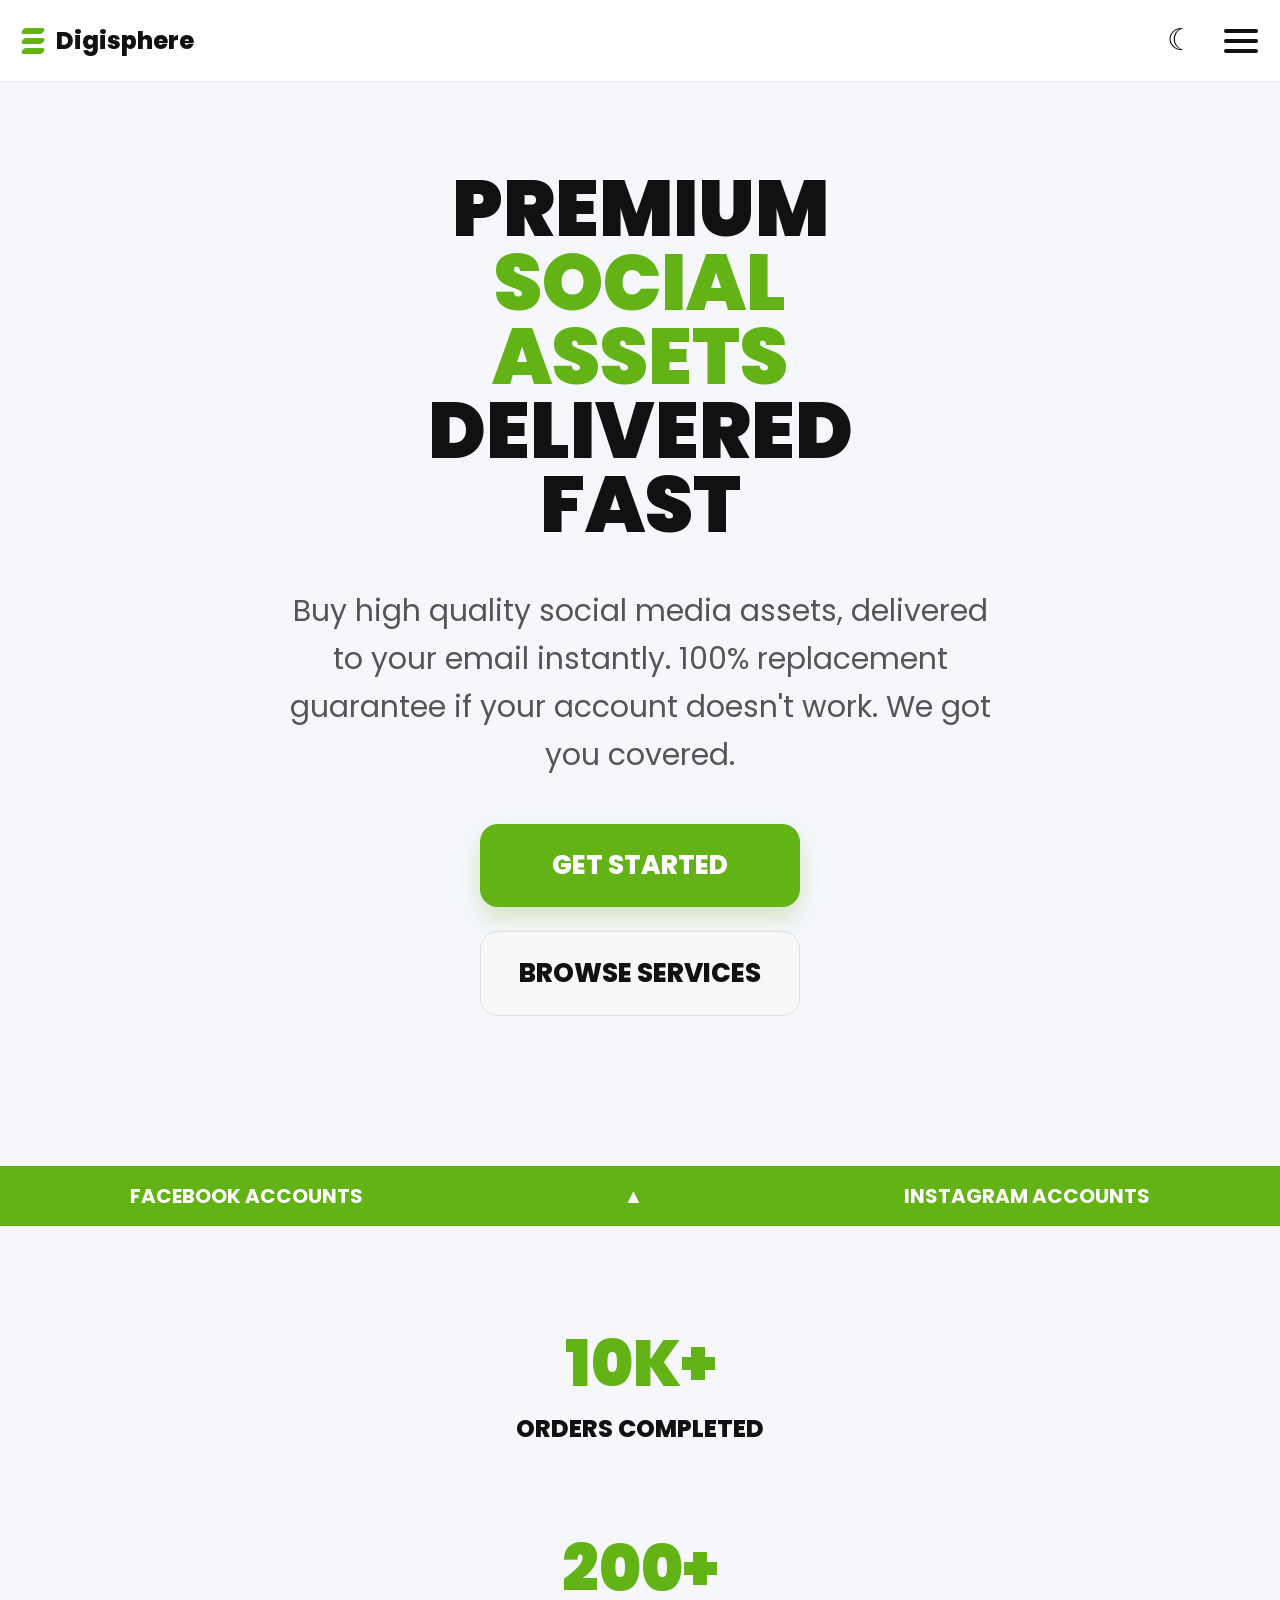
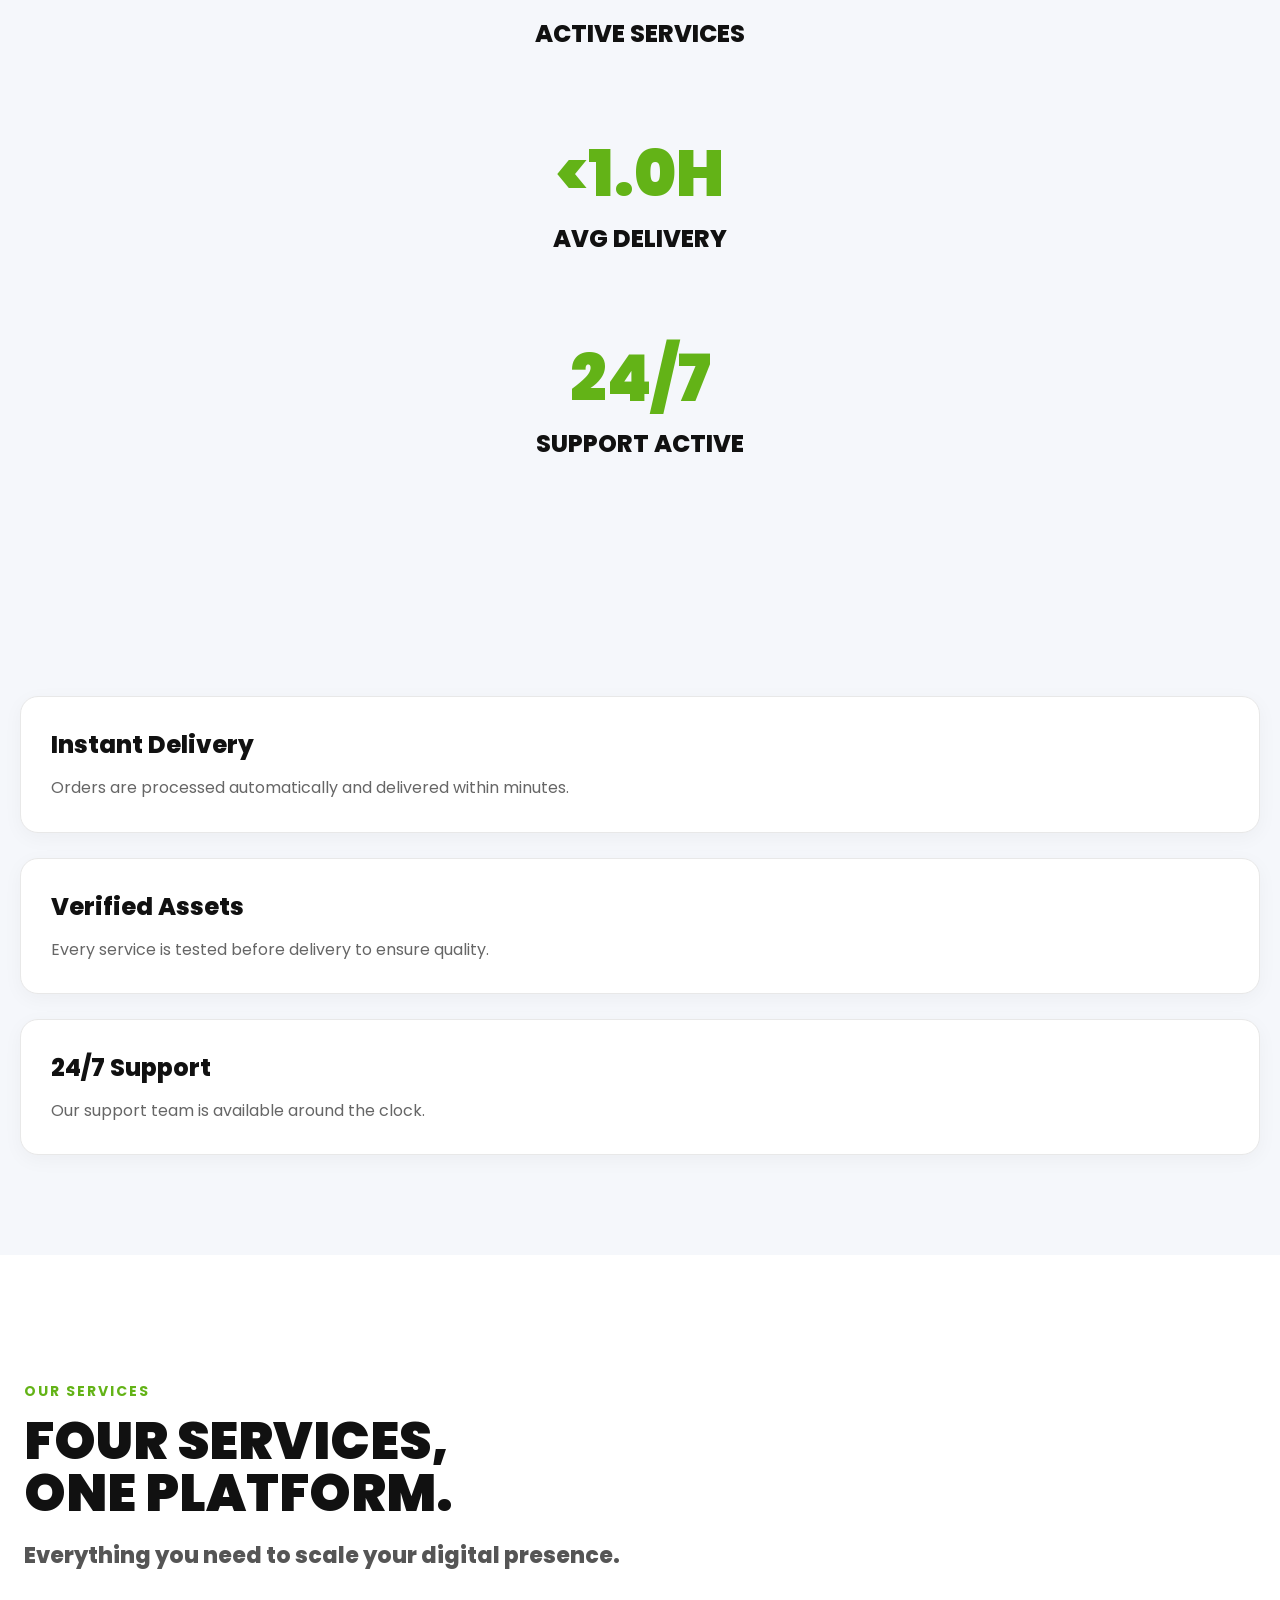
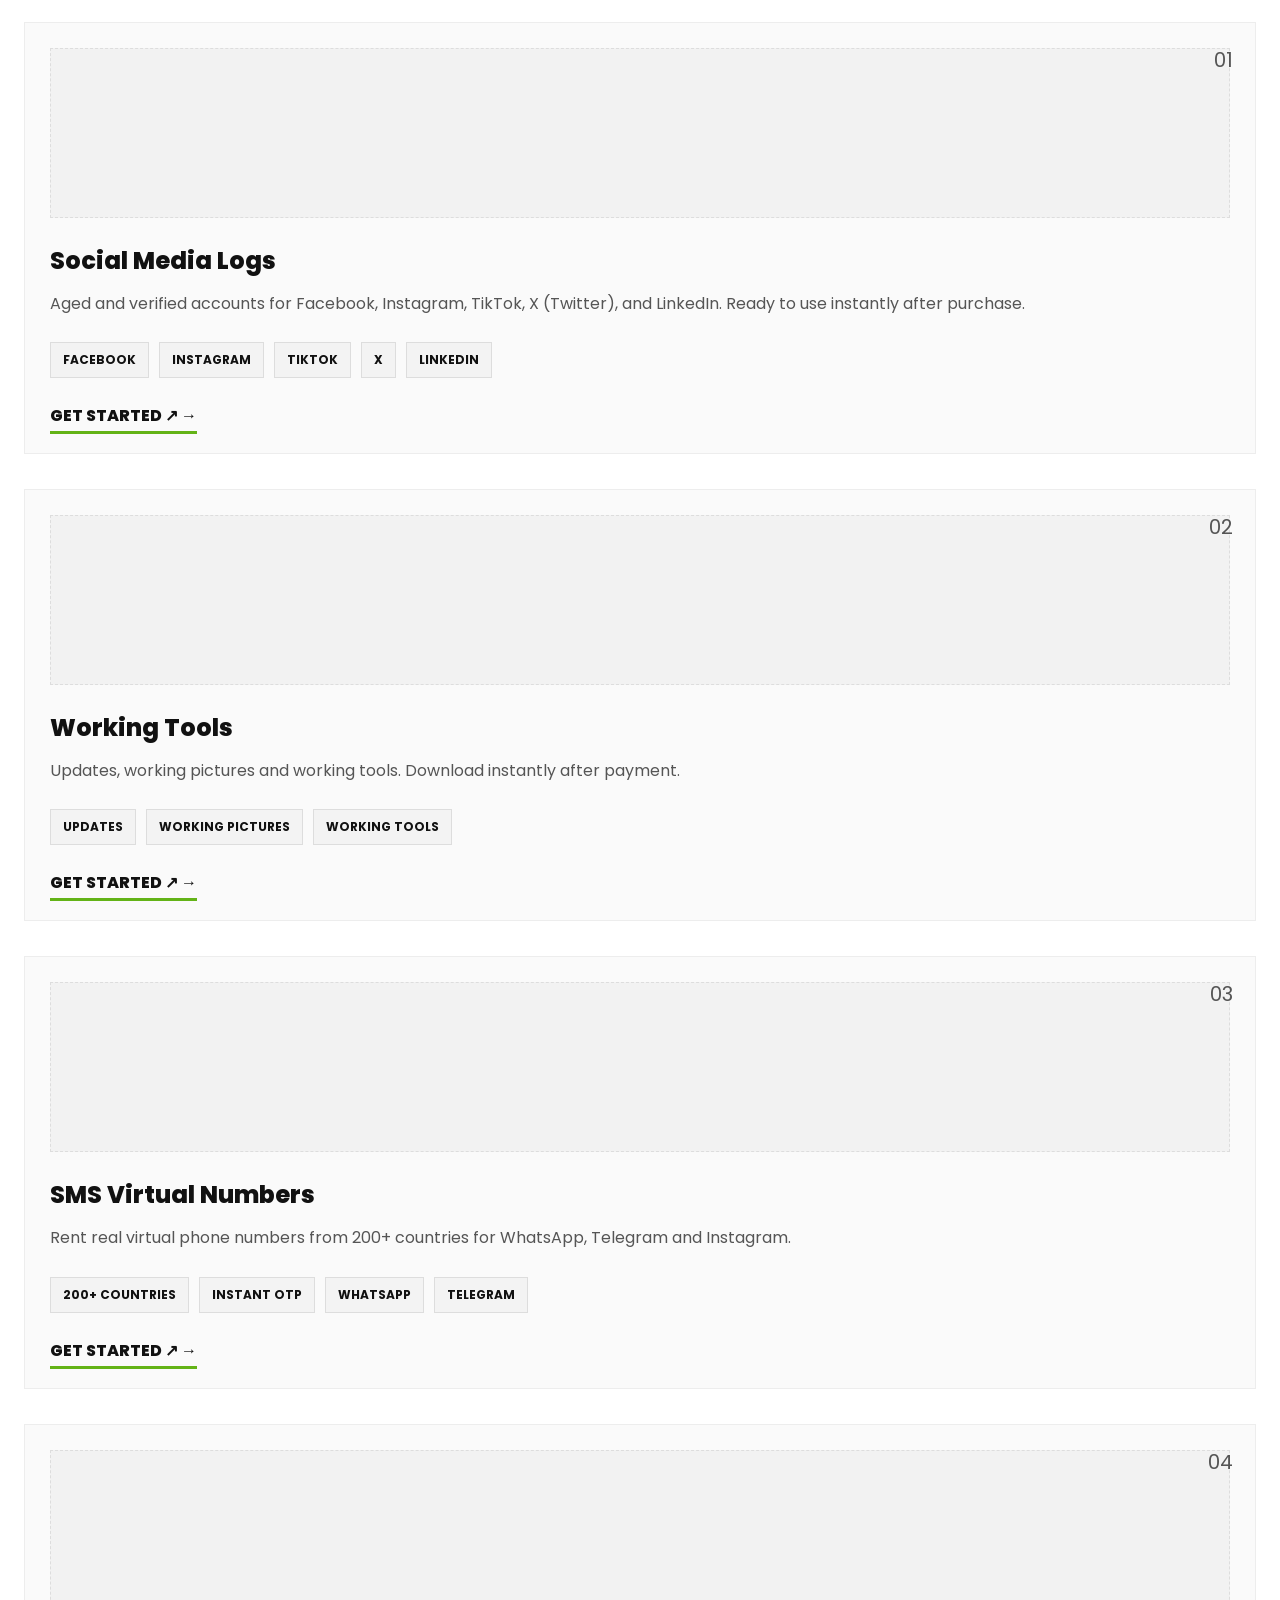
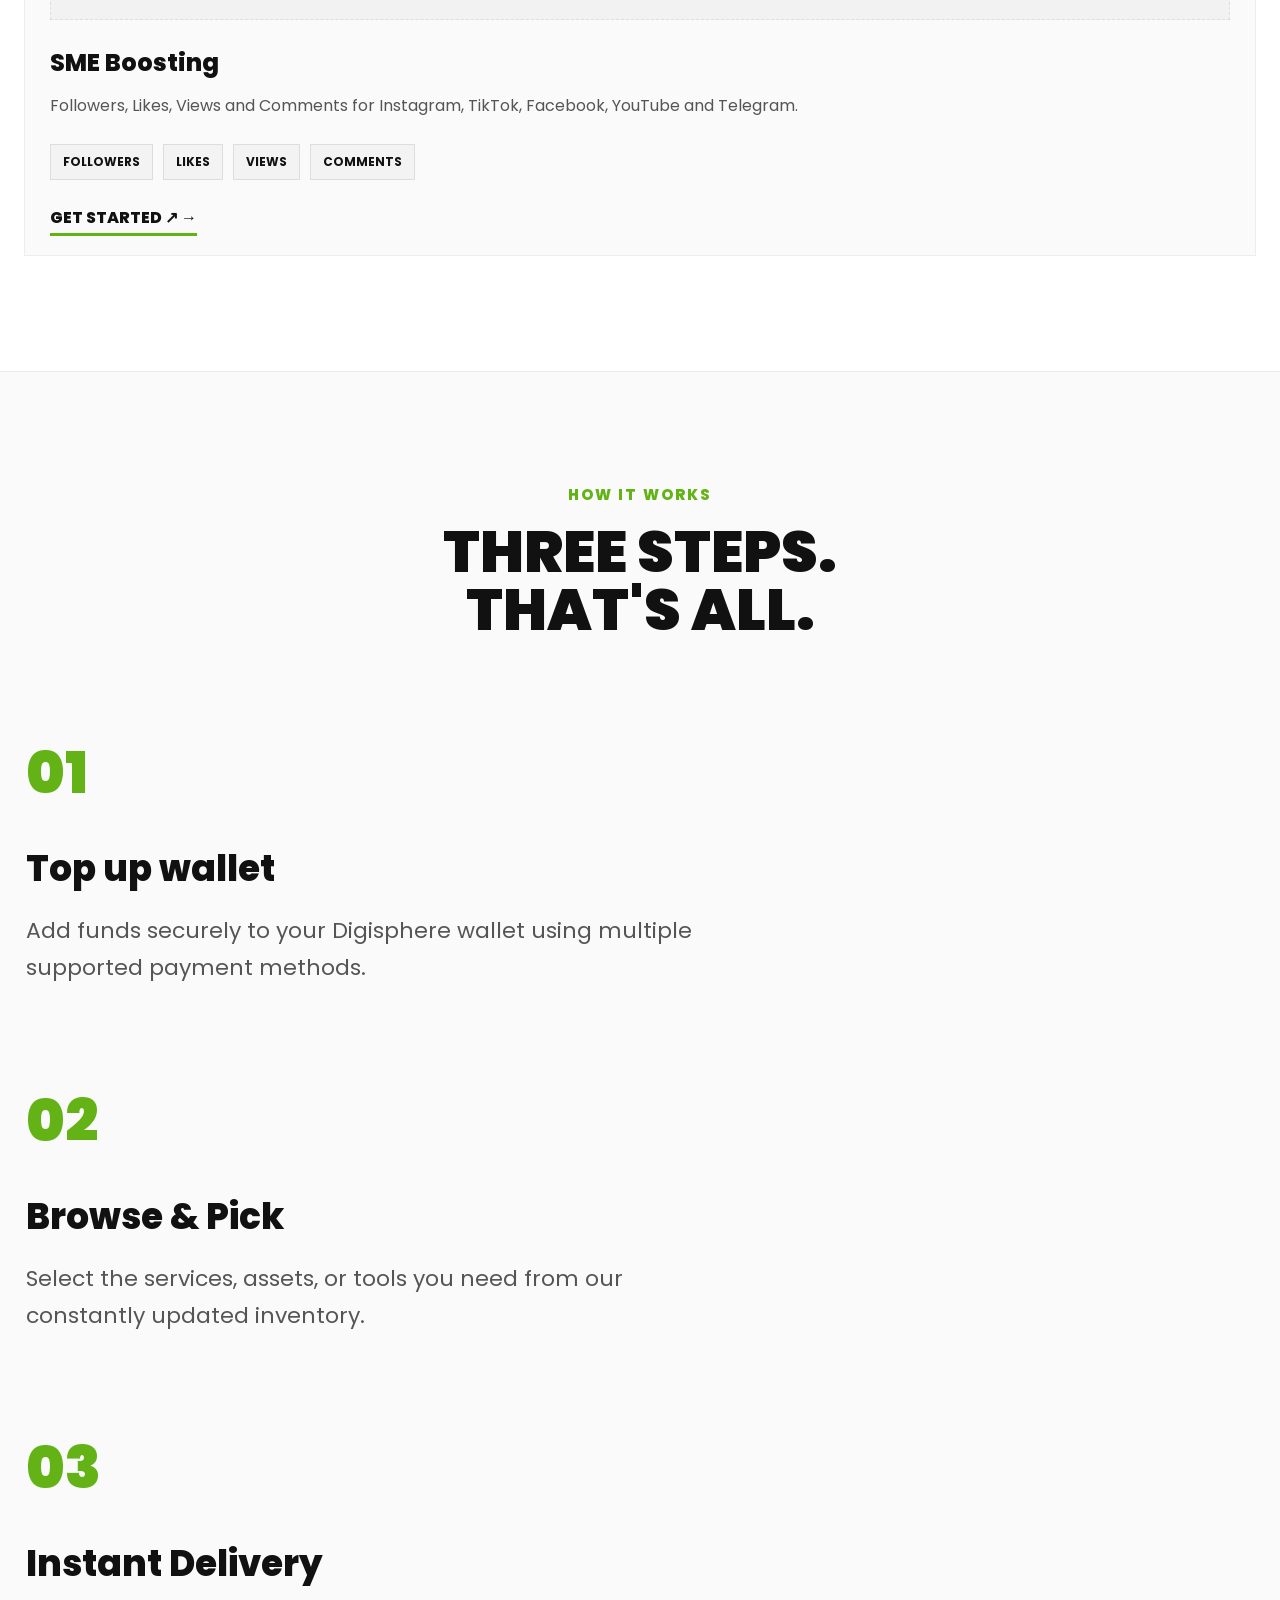
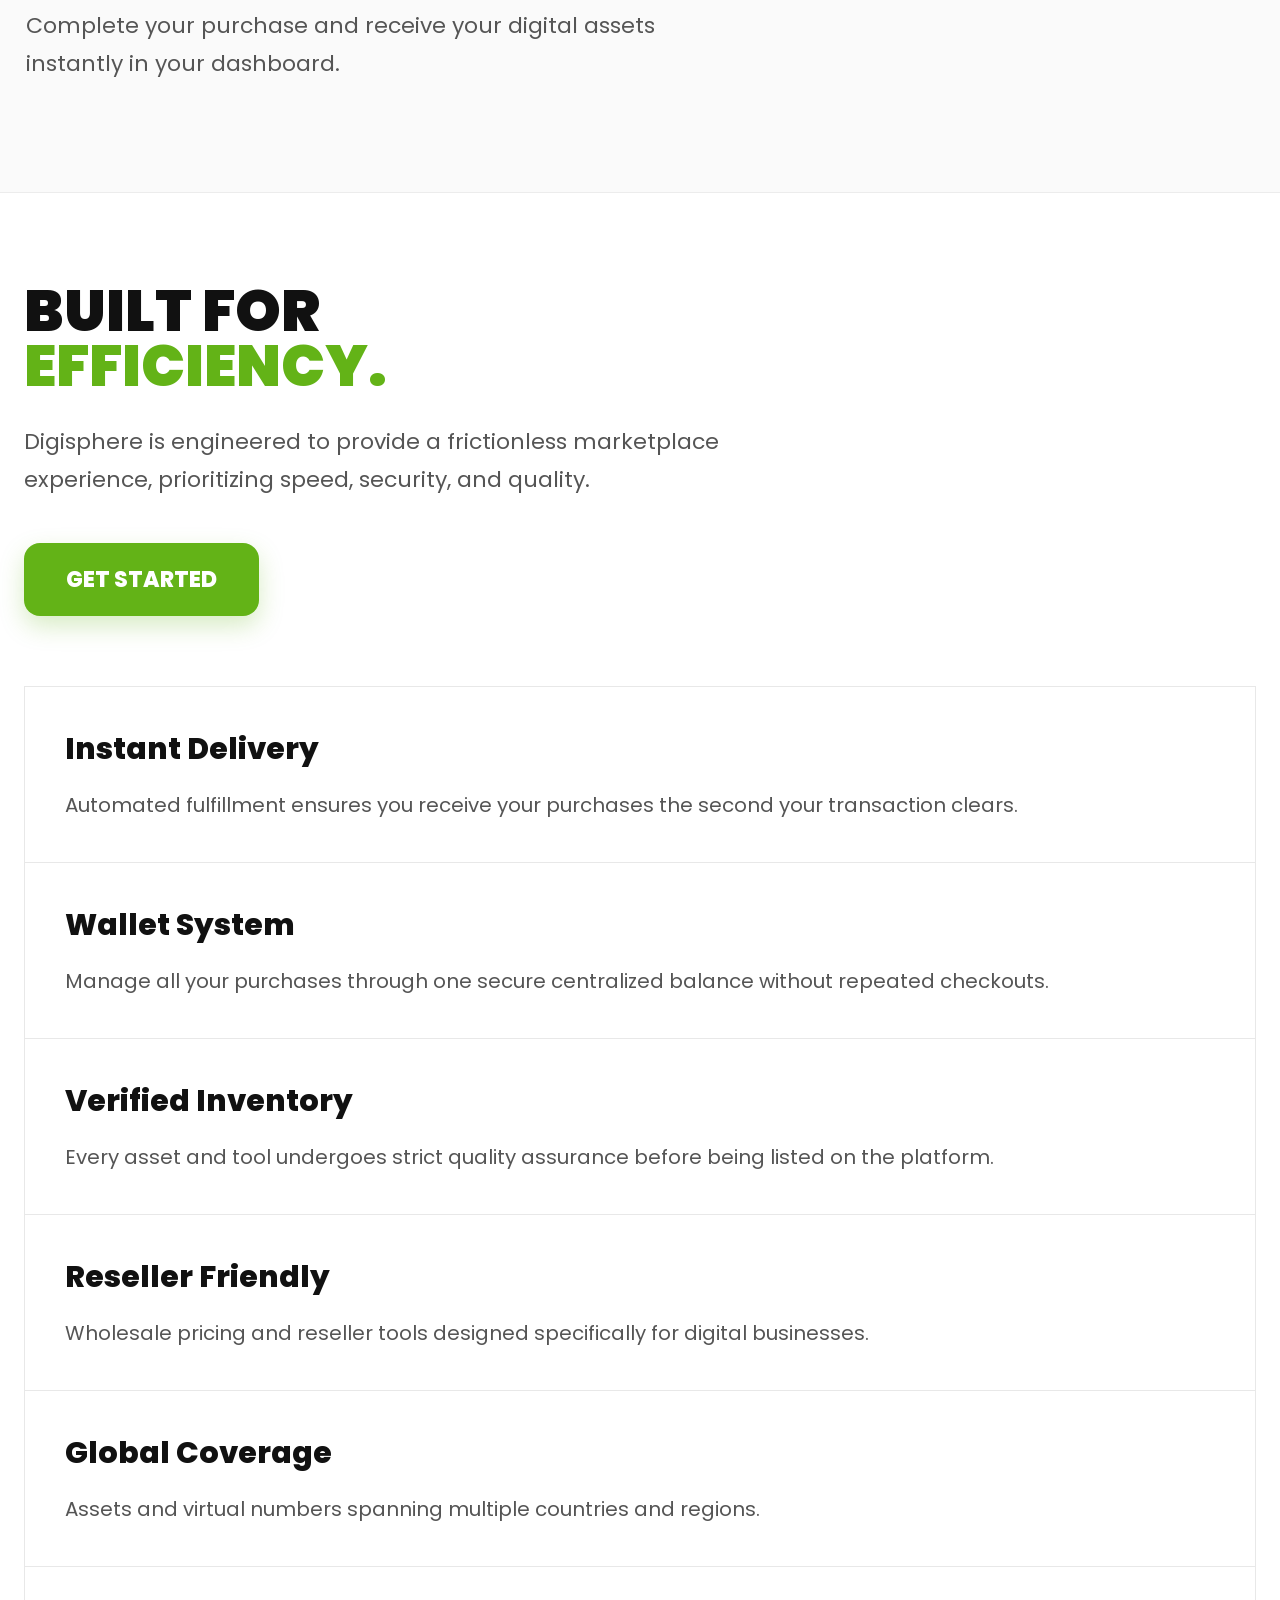
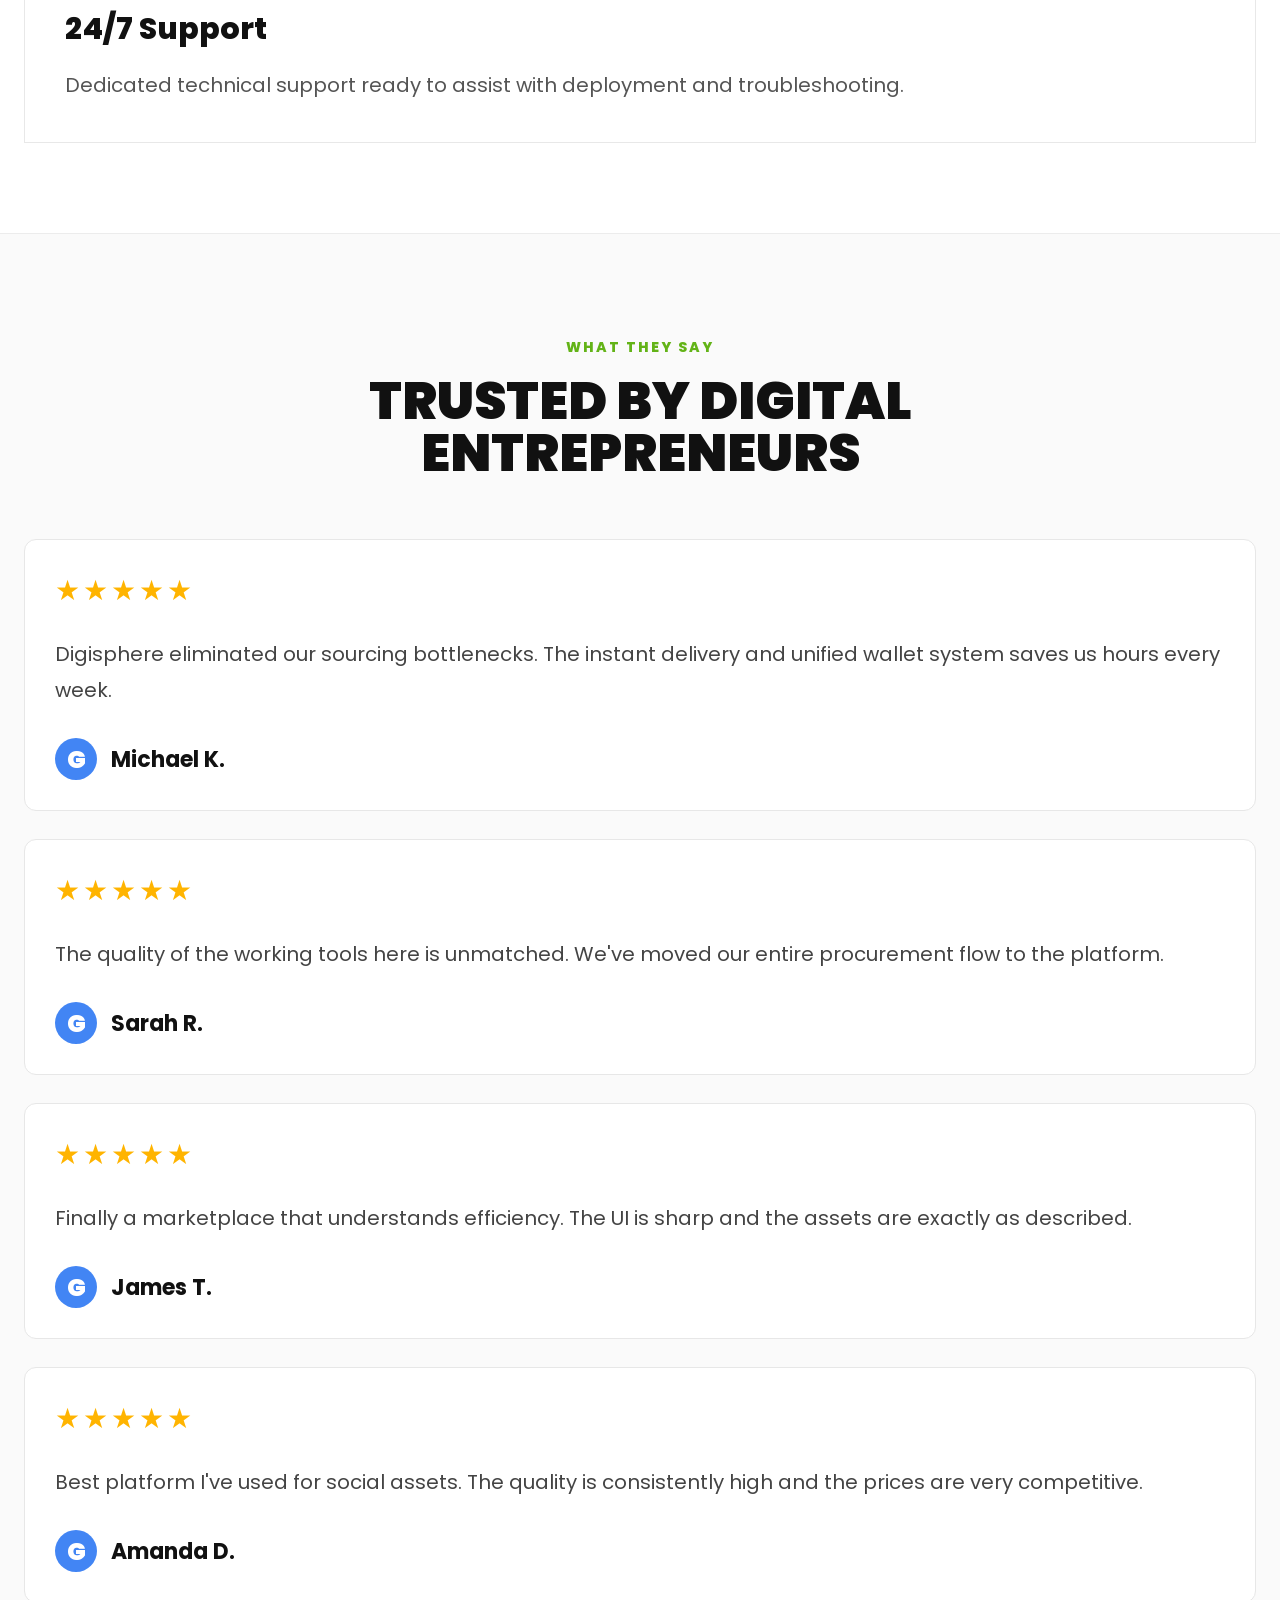
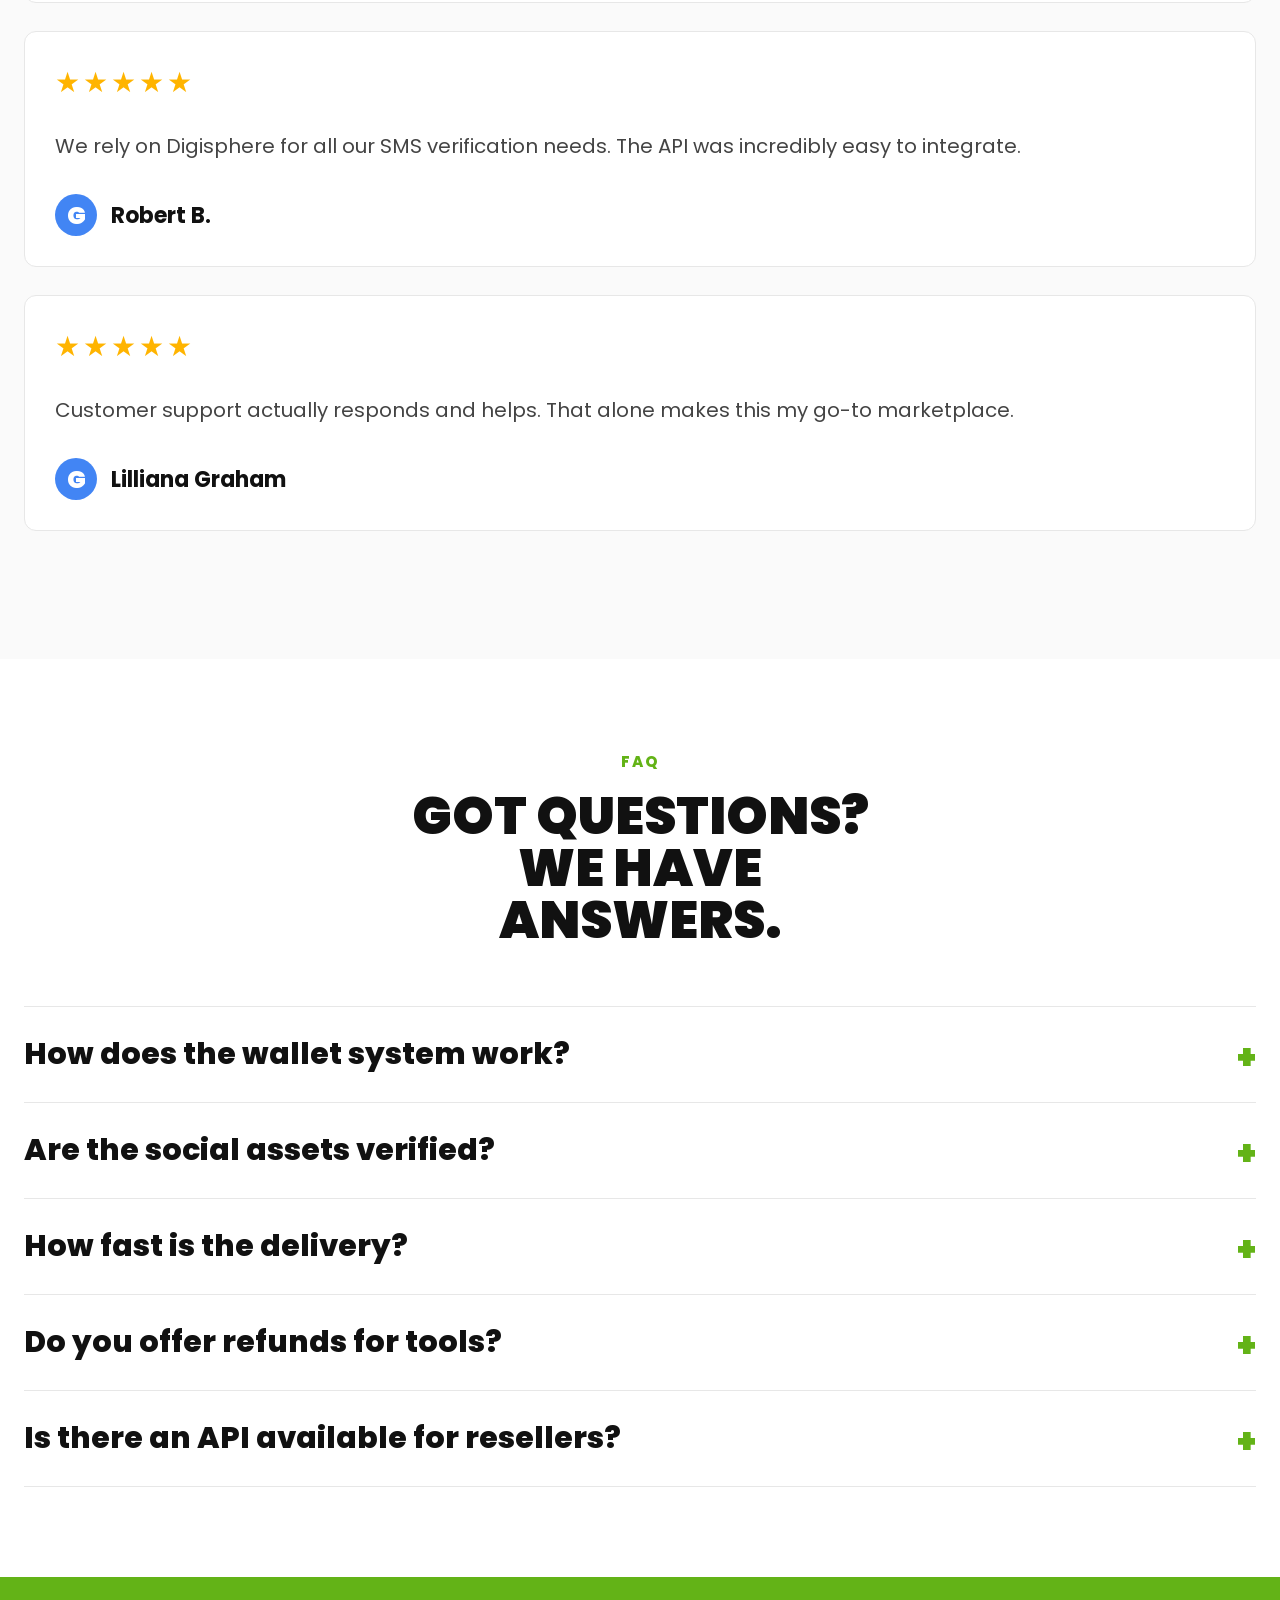
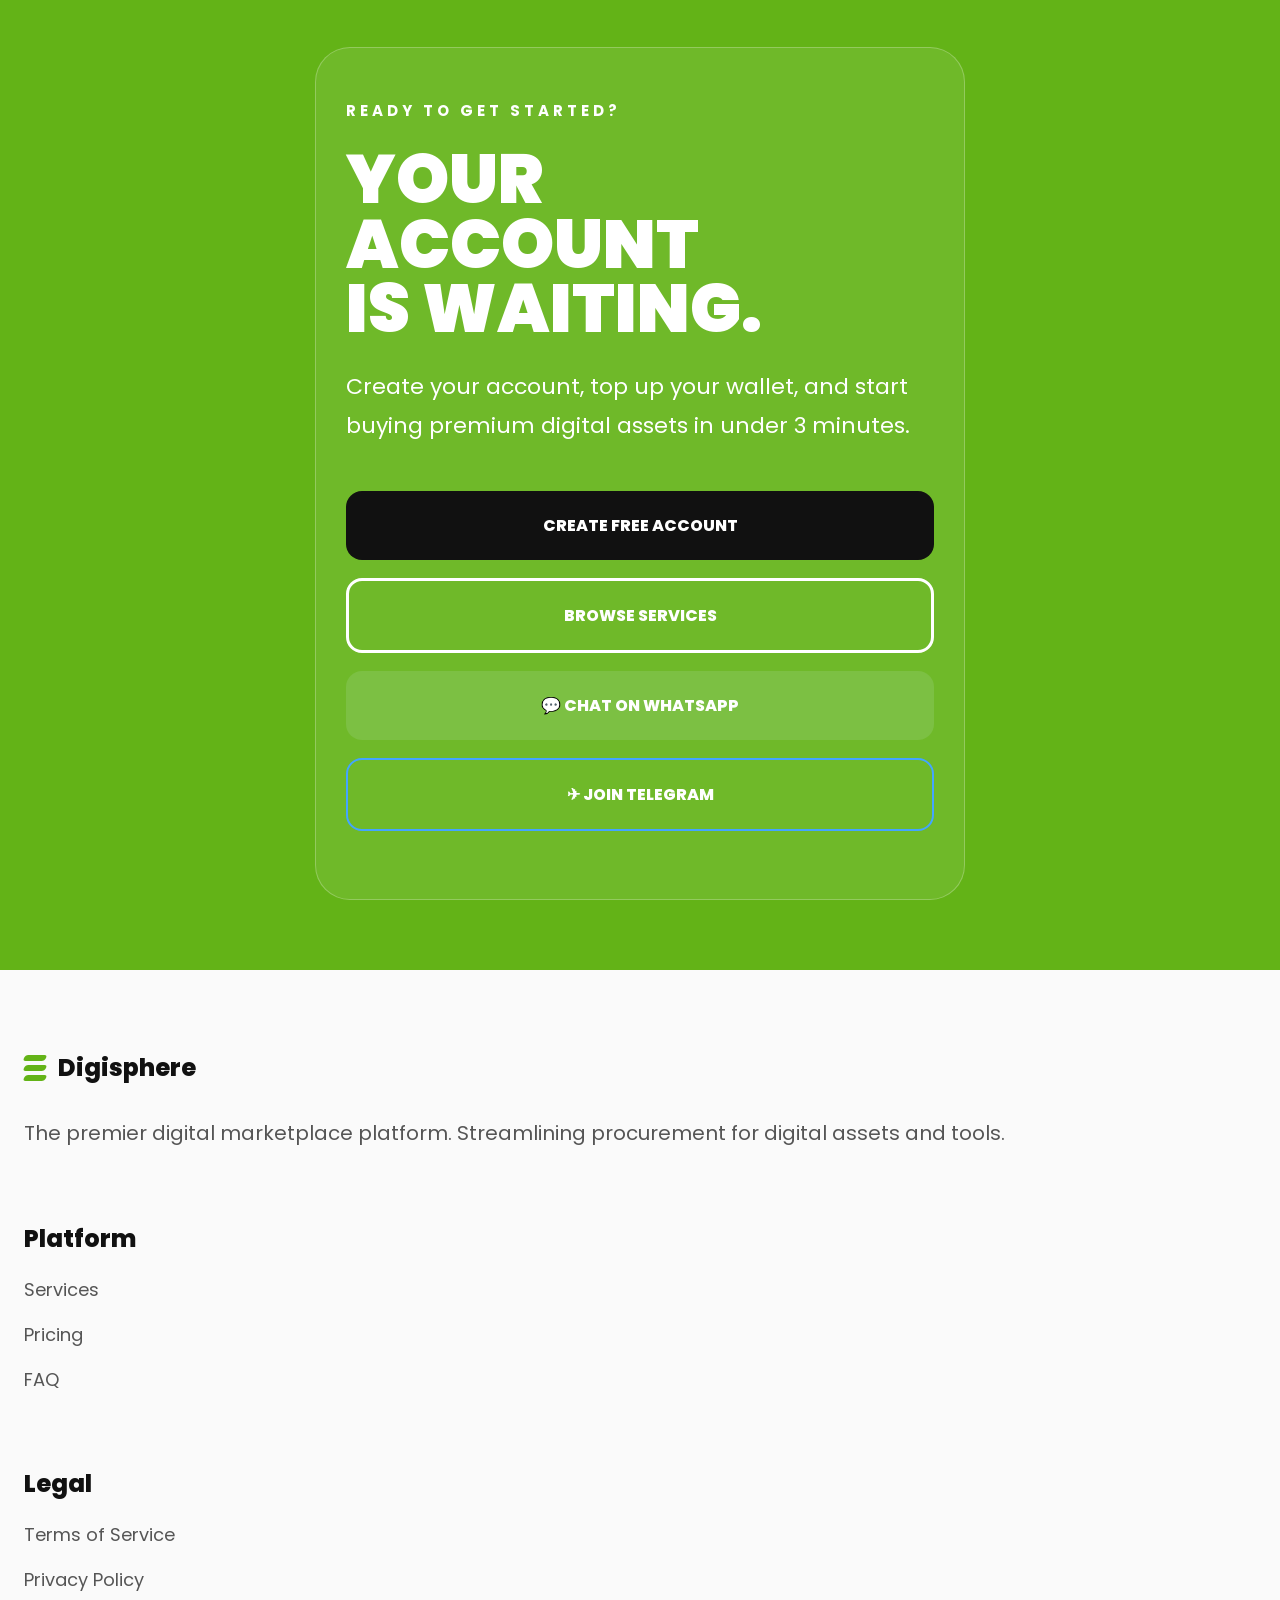
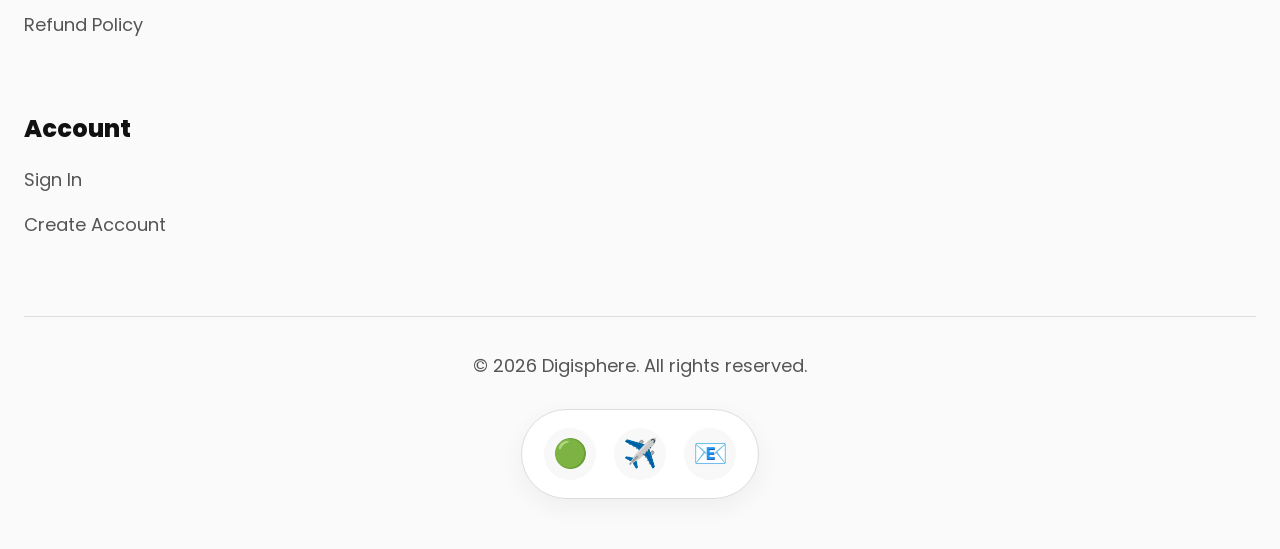
<file: index.html>
<!DOCTYPE html>
<html lang="en">
<head>
<meta charset="UTF-8">
<meta name="viewport" content="width=device-width, initial-scale=1.0">

<title>Digisphere</title>

<link rel="preconnect" href="https://fonts.googleapis.com">
<link rel="preconnect" href="https://fonts.gstatic.com" crossorigin>

<link href="https://fonts.googleapis.com/css2?family=Poppins:wght@300;400;500;600;700;800;900&display=swap" rel="stylesheet">

<link rel="stylesheet" href="style.css">
</head>

<body>

<header>

    <div class="logo">

        <div class="logo-icon">
            <span></span>
            <span></span>
            <span></span>
        </div>

        <h2>Digisphere</h2>

    </div>

    <div class="header-icons">

        <div class="moon">☾</div>

        <div class="menu" id="menuBtn">

            <span></span>
            <span></span>
            <span></span>

        </div>

    </div>

</header>

<nav class="mobile-menu" id="mobileMenu">

    <div class="menu-content">

        <h2>Menu</h2>

        <hr>

        <a href="index.html">Home</a>
        <a href="">Services</a>
        <a href="#">About</a>
        <a href="#">Pricing</a>
        <a href="#">FAQ</a>

        <a href="signin.html" class="menu-signin">
            SIGN IN
        </a>

        <a href="signup.html" class="menu-start">
            GET STARTED
        </a>

    </div>

</nav>

<section class="hero">

<h1>
<span class="black">PREMIUM</span>

<span class="green">SOCIAL</span>

<span class="green">ASSETS</span>

<span class="black">DELIVERED</span>

<span class="black">FAST</span>
</h1>

<p>

Buy high quality social media assets,
delivered to your email instantly.
100% replacement guarantee if your
account doesn't work. We got you covered.

</p>

<div class="buttons">

<a href="signup.html" class="btn green-btn">
GET STARTED
</a>

<a href="browse.html" class="btn white-btn">
BROWSE SERVICES
</a>

</div>

</section>

<section class="ticker">

<div>FACEBOOK ACCOUNTS</div>

<div>▲</div>

<div>INSTAGRAM ACCOUNTS</div>

</section>

<section class="stats">

<div class="stat">

<h2>10K+</h2>

<p>ORDERS COMPLETED</p>

</div>

<div class="stat">

<h2>200+</h2>

<p>ACTIVE SERVICES</p>

</div>

<div class="stat">

<h2>&lt;1.0H</h2>

<p>AVG DELIVERY</p>

</div>

<div class="stat">

<h2>24/7</h2>

<p>SUPPORT ACTIVE</p>

</div>

</section>
<section class="features">

    <div class="feature-box">

        <h3>Instant Delivery</h3>

        <p>
            Orders are processed automatically and delivered within minutes.
        </p>

    </div>

    <div class="feature-box">

        <h3>Verified Assets</h3>

        <p>
            Every service is tested before delivery to ensure quality.
        </p>

    </div>

    <div class="feature-box">

        <h3>24/7 Support</h3>

        <p>
            Our support team is available around the clock.
        </p>

    </div>

</section>
<section class="services">

    <div class="section-title">
        <span>OUR SERVICES</span>
        <h2>FOUR SERVICES,<br>ONE PLATFORM.</h2>
        <p>Everything you need to scale your digital presence.</p>
    </div>

    <div class="service-card">

        <div class="service-image"></div>

        <div class="service-number">01</div>

        <h3>Social Media Logs</h3>

        <p>
            Aged and verified accounts for Facebook, Instagram,
            TikTok, X (Twitter), and LinkedIn. Ready to use
            instantly after purchase.
        </p>

        <div class="tags">
            <span>FACEBOOK</span>
            <span>INSTAGRAM</span>
            <span>TIKTOK</span>
            <span>X</span>
            <span>LINKEDIN</span>
        </div>

        <a href="#" class="service-btn">
            GET STARTED ↗ →
        </a>

    </div>

    <div class="service-card">

        <div class="service-image"></div>

        <div class="service-number">02</div>

        <h3>Working Tools</h3>

        <p>
            Updates, working pictures and working tools.
            Download instantly after payment.
        </p>

        <div class="tags">
            <span>UPDATES</span>
            <span>WORKING PICTURES</span>
            <span>WORKING TOOLS</span>
        </div>

        <a href="#" class="service-btn">
            GET STARTED ↗ →
        </a>

    </div>

    <div class="service-card">

        <div class="service-image"></div>

        <div class="service-number">03</div>

        <h3>SMS Virtual Numbers</h3>

        <p>
            Rent real virtual phone numbers from
            200+ countries for WhatsApp,
            Telegram and Instagram.
        </p>

        <div class="tags">
            <span>200+ COUNTRIES</span>
            <span>INSTANT OTP</span>
            <span>WHATSAPP</span>
            <span>TELEGRAM</span>
        </div>

        <a href="#" class="service-btn">
            GET STARTED ↗ →
        </a>

    </div>

    <div class="service-card">

        <div class="service-image"></div>

        <div class="service-number">04</div>

        <h3>SME Boosting</h3>

        <p>
            Followers, Likes, Views and Comments
            for Instagram, TikTok, Facebook,
            YouTube and Telegram.
        </p>

        <div class="tags">
            <span>FOLLOWERS</span>
            <span>LIKES</span>
            <span>VIEWS</span>
            <span>COMMENTS</span>
        </div>

        <a href="#" class="service-btn">
            GET STARTED ↗ →
        </a>

    </div>

</section>
<section class="how-it-works">

    <div class="how-title">

        <span>HOW IT WORKS</span>

        <h2>
            THREE STEPS.<br>
            THAT'S ALL.
        </h2>

    </div>

    <div class="steps">

        <div class="step">

            <div class="step-number">01</div>

            <h3>Top up wallet</h3>

            <p>
                Add funds securely to your Digisphere wallet
                using multiple supported payment methods.
            </p>

        </div>

        <div class="step">

            <div class="step-number">02</div>

            <h3>Browse & Pick</h3>

            <p>
                Select the services, assets, or tools you
                need from our constantly updated inventory.
            </p>

        </div>

        <div class="step">

            <div class="step-number">03</div>

            <h3>Instant Delivery</h3>

            <p>
                Complete your purchase and receive your
                digital assets instantly in your dashboard.
            </p>

        </div>

    </div>

</section>
<section class="efficiency">

    <div class="efficiency-header">

        <h2>
            <span class="black">BUILT FOR</span><br>
            <span class="green">EFFICIENCY.</span>
        </h2>

        <p>
            Digisphere is engineered to provide a frictionless marketplace
            experience, prioritizing speed, security, and quality.
        </p>

        <a href="signup.html" class="efficiency-btn">
            GET STARTED
        </a>

    </div>

    <div class="feature-list">

        <div class="feature-item">
            <h3>Instant Delivery</h3>
            <p>Automated fulfillment ensures you receive your purchases the second your transaction clears.</p>
        </div>

        <div class="feature-item">
            <h3>Wallet System</h3>
            <p>Manage all your purchases through one secure centralized balance without repeated checkouts.</p>
        </div>

        <div class="feature-item">
            <h3>Verified Inventory</h3>
            <p>Every asset and tool undergoes strict quality assurance before being listed on the platform.</p>
        </div>

        <div class="feature-item">
            <h3>Reseller Friendly</h3>
            <p>Wholesale pricing and reseller tools designed specifically for digital businesses.</p>
        </div>

        <div class="feature-item">
            <h3>Global Coverage</h3>
            <p>Assets and virtual numbers spanning multiple countries and regions.</p>
        </div>

        <div class="feature-item">
            <h3>24/7 Support</h3>
            <p>Dedicated technical support ready to assist with deployment and troubleshooting.</p>
        </div>

    </div>

</section>
<section class="testimonials">

    <div class="testimonial-title">

        <span>WHAT THEY SAY</span>

        <h2>TRUSTED BY DIGITAL<br>ENTREPRENEURS</h2>

    </div>

    <div class="testimonial-card">

        <div class="stars">★★★★★</div>

        <p>
            Digisphere eliminated our sourcing bottlenecks.
            The instant delivery and unified wallet system
            saves us hours every week.
        </p>

        <div class="reviewer">
            <div class="google-logo">G</div>
            <h4>Michael K.</h4>
        </div>

    </div>

    <div class="testimonial-card">

        <div class="stars">★★★★★</div>

        <p>
            The quality of the working tools here is unmatched.
            We've moved our entire procurement flow to the platform.
        </p>

        <div class="reviewer">
            <div class="google-logo">G</div>
            <h4>Sarah R.</h4>
        </div>

    </div>

    <div class="testimonial-card">

        <div class="stars">★★★★★</div>

        <p>
            Finally a marketplace that understands efficiency.
            The UI is sharp and the assets are exactly as described.
        </p>

        <div class="reviewer">
            <div class="google-logo">G</div>
            <h4>James T.</h4>
        </div>

    </div>

    <div class="testimonial-card">

        <div class="stars">★★★★★</div>

        <p>
            Best platform I've used for social assets.
            The quality is consistently high and the prices are very competitive.
        </p>

        <div class="reviewer">
            <div class="google-logo">G</div>
            <h4>Amanda D.</h4>
        </div>

    </div>

    <div class="testimonial-card">

        <div class="stars">★★★★★</div>

        <p>
            We rely on Digisphere for all our SMS verification
            needs. The API was incredibly easy to integrate.
        </p>

        <div class="reviewer">
            <div class="google-logo">G</div>
            <h4>Robert B.</h4>
        </div>

    </div>

    <div class="testimonial-card">

        <div class="stars">★★★★★</div>

        <p>
            Customer support actually responds and helps.
            That alone makes this my go-to marketplace.
        </p>

        <div class="reviewer">
            <div class="google-logo">G</div>
            <h4>Lilliana Graham</h4>
        </div>

    </div>

</section>
<section class="faq">

    <div class="faq-header">

        <span>FAQ</span>

        <h2>
            GOT QUESTIONS?<br>
            WE HAVE<br>
            ANSWERS.
        </h2>

    </div>

    <div class="faq-list">

        <details>
            <summary>How does the wallet system work?</summary>
            <p>Add funds once and use your wallet balance to purchase any service instantly.</p>
        </details>

        <details>
            <summary>Are the social assets verified?</summary>
            <p>Yes. Every account and digital asset is checked before being listed.</p>
        </details>

        <details>
            <summary>How fast is the delivery?</summary>
            <p>Most orders are delivered automatically within a few minutes.</p>
        </details>

        <details>
            <summary>Do you offer refunds for tools?</summary>
            <p>Refunds are handled according to our replacement and refund policy.</p>
        </details>

        <details>
            <summary>Is there an API available for resellers?</summary>
            <p>Yes. API access is available for approved reseller accounts.</p>
        </details>

    </div>

</section>


<section class="cta">

    <div class="cta-box">

        <span>READY TO GET STARTED?</span>

        <h2>
            YOUR<br>
            ACCOUNT<br>
            IS WAITING.
        </h2>

        <p>

            Create your account, top up your wallet,
            and start buying premium digital assets
            in under 3 minutes.

        </p>

        <a href="signup.html" class="cta-main">
            CREATE FREE ACCOUNT
        </a>

        <a href="browse.html" class="cta-outline">
            BROWSE SERVICES
        </a>

        <a href="https://wa.me/2349117412352" class="cta-whatsapp">
            💬 CHAT ON WHATSAPP
        </a>

        <a href="https://t.me/+Xbt-w6-TwsozYjY0" class="cta-telegram">
            ✈ JOIN TELEGRAM
        </a>

    </div>

</section>
    <footer class="footer">

    <div class="footer-brand">

        <div class="logo">

            <div class="logo-icon">
                <span></span>
                <span></span>
                <span></span>
            </div>

            <h2>Digisphere</h2>

        </div>

        <p>
            The premier digital marketplace platform.
            Streamlining procurement for digital assets
            and tools.
        </p>

    </div>

    <div class="footer-links">

        <div>

            <h3>Platform</h3>

            <a href="#">Services</a>

            <a href="#">Pricing</a>

            <a href="#">FAQ</a>

        </div>

        <div>

            <h3>Legal</h3>

            <a href="#">Terms of Service</a>

            <a href="#">Privacy Policy</a>

            <a href="#">Refund Policy</a>

        </div>

        <div>

            <h3>Account</h3>

            <a href="#">Sign In</a>

            <a href="#">Create Account</a>

        </div>

    </div>

    <hr>

    <div class="footer-bottom">

        <p>© 2026 Digisphere. All rights reserved.</p>

        <div class="socials">

            <a href="#">🟢</a>

            <a href="#">✈️</a>

            <a href="#">📧</a>

        </div>

    </div>

</footer>
<script>
const menuBtn = document.getElementById("menuBtn");
const mobileMenu = document.getElementById("mobileMenu");

menuBtn.addEventListener("click", function () {
    mobileMenu.classList.toggle("active");
});
</script>
    </body>
</html>
</file>
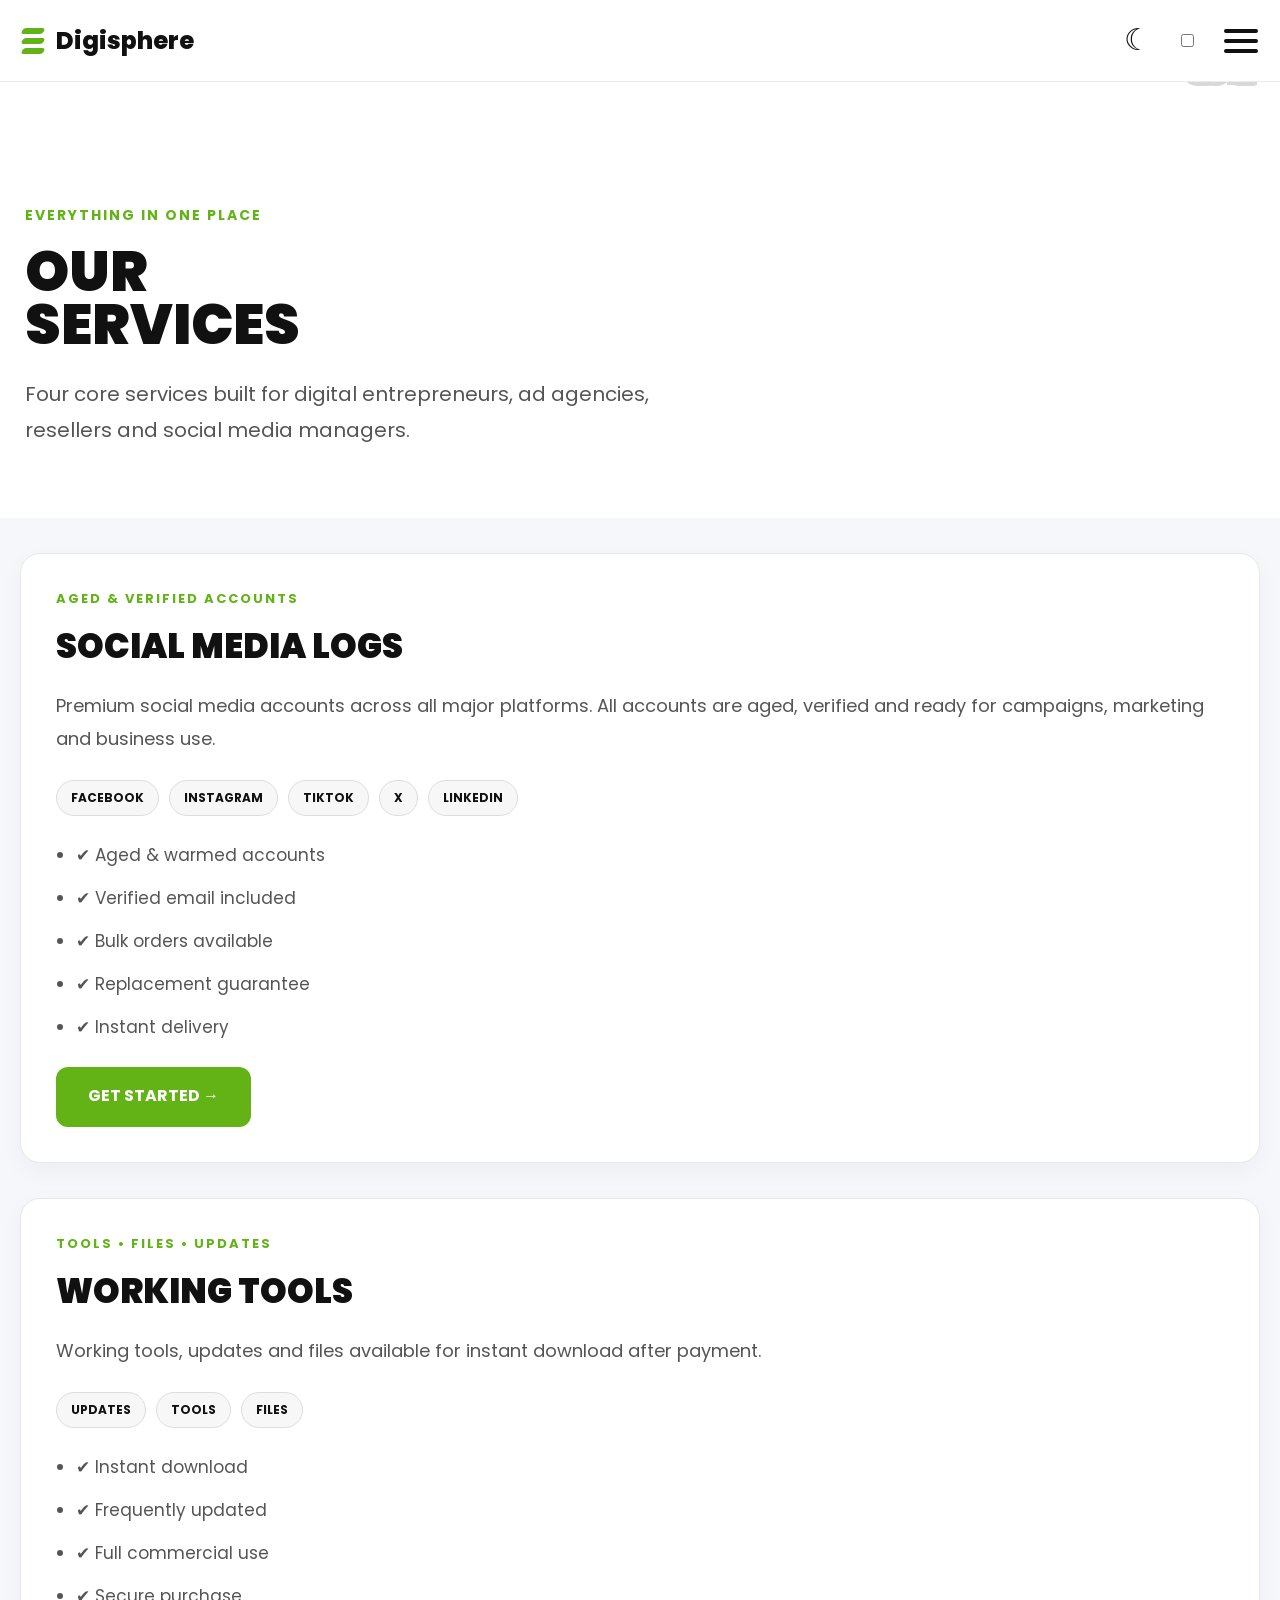
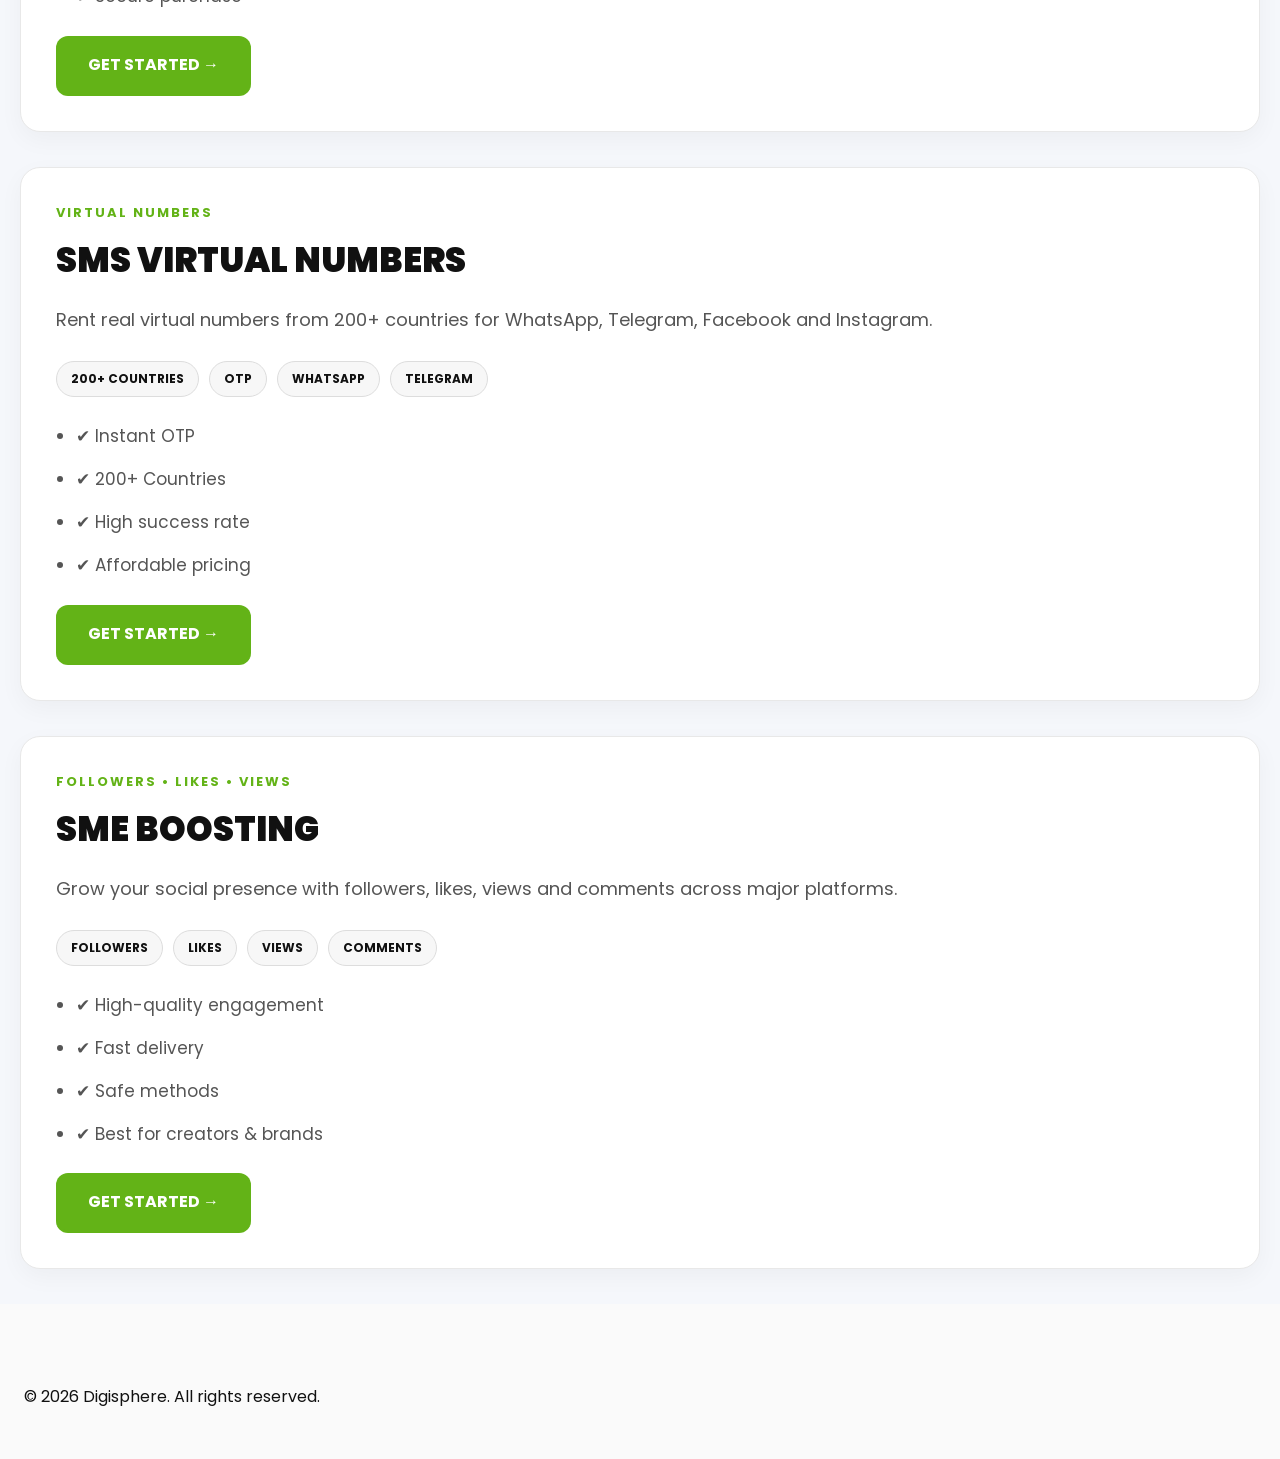
<file: browse.html>
<!DOCTYPE html>
<html lang="en">
<head>
<meta charset="UTF-8">
<meta name="viewport" content="width=device-width, initial-scale=1.0">
<title>Browse Services - Digisphere</title>

<link href="https://fonts.googleapis.com/css2?family=Poppins:wght@300;400;500;600;700;800;900&display=swap" rel="stylesheet">

<link rel="stylesheet" href="style.css">
</head>

<body>

<header>

<div class="logo">

<div class="logo-icon">
<span></span>
<span></span>
<span></span>
</div>

<h2>Digisphere</h2>

</div>

<div class="header-icons">

<div class="moon">☾</div>

<input type="checkbox" id="menu-toggle">

<label for="menu-toggle" class="menu">
<span></span>
<span></span>
<span></span>
</label>

</div>

</header>

<nav class="mobile-menu">

<a href="index.html">Home</a>
<a href="browse.html">Services</a>
<a href="#">Pricing</a>
<a href="#">FAQ</a>

</nav>

<section class="browse-header">

<span>EVERYTHING IN ONE PLACE</span>

<h1>OUR<br>SERVICES</h1>

<p>
Four core services built for digital entrepreneurs,
ad agencies, resellers and social media managers.
</p>

</section>

<!-- SERVICE 1 -->

<section class="browse-card">

<div class="service-number">01</div>

<h5>AGED & VERIFIED ACCOUNTS</h5>

<h2>SOCIAL MEDIA LOGS</h2>

<p>
Premium social media accounts across all major platforms.
All accounts are aged, verified and ready for campaigns,
marketing and business use.
</p>

<div class="tags">
<span>FACEBOOK</span>
<span>INSTAGRAM</span>
<span>TIKTOK</span>
<span>X</span>
<span>LINKEDIN</span>
</div>

<ul class="service-list">
<li>✔ Aged & warmed accounts</li>
<li>✔ Verified email included</li>
<li>✔ Bulk orders available</li>
<li>✔ Replacement guarantee</li>
<li>✔ Instant delivery</li>
</ul>

<a href="login.html" class="service-btn">GET STARTED →</a>

</section>

<!-- SERVICE 2 -->

<section class="browse-card">

<div class="service-number">02</div>

<h5>TOOLS • FILES • UPDATES</h5>

<h2>WORKING TOOLS</h2>

<p>
Working tools, updates and files available for instant
download after payment.
</p>

<div class="tags">
<span>UPDATES</span>
<span>TOOLS</span>
<span>FILES</span>
</div>

<ul class="service-list">
<li>✔ Instant download</li>
<li>✔ Frequently updated</li>
<li>✔ Full commercial use</li>
<li>✔ Secure purchase</li>
</ul>

<a href="login.html" class="service-btn">GET STARTED →</a>

</section>

<!-- SERVICE 3 -->

<section class="browse-card">

<div class="service-number">03</div>

<h5>VIRTUAL NUMBERS</h5>

<h2>SMS VIRTUAL NUMBERS</h2>

<p>
Rent real virtual numbers from 200+ countries for WhatsApp,
Telegram, Facebook and Instagram.
</p>

<div class="tags">
<span>200+ COUNTRIES</span>
<span>OTP</span>
<span>WHATSAPP</span>
<span>TELEGRAM</span>
</div>

<ul class="service-list">
<li>✔ Instant OTP</li>
<li>✔ 200+ Countries</li>
<li>✔ High success rate</li>
<li>✔ Affordable pricing</li>
</ul>

<a href="login.html" class="service-btn">GET STARTED →</a>

</section>

<!-- SERVICE 4 -->

<section class="browse-card">

<div class="service-number">04</div>

<h5>FOLLOWERS • LIKES • VIEWS</h5>

<h2>SME BOOSTING</h2>

<p>
Grow your social presence with followers, likes,
views and comments across major platforms.
</p>

<div class="tags">
<span>FOLLOWERS</span>
<span>LIKES</span>
<span>VIEWS</span>
<span>COMMENTS</span>
</div>

<ul class="service-list">
<li>✔ High-quality engagement</li>
<li>✔ Fast delivery</li>
<li>✔ Safe methods</li>
<li>✔ Best for creators & brands</li>
</ul>

<a href="login.html" class="service-btn">GET STARTED →</a>

</section>

<footer class="footer">

<p>© 2026 Digisphere. All rights reserved.</p>

</footer>

</body>
</html>
</file>
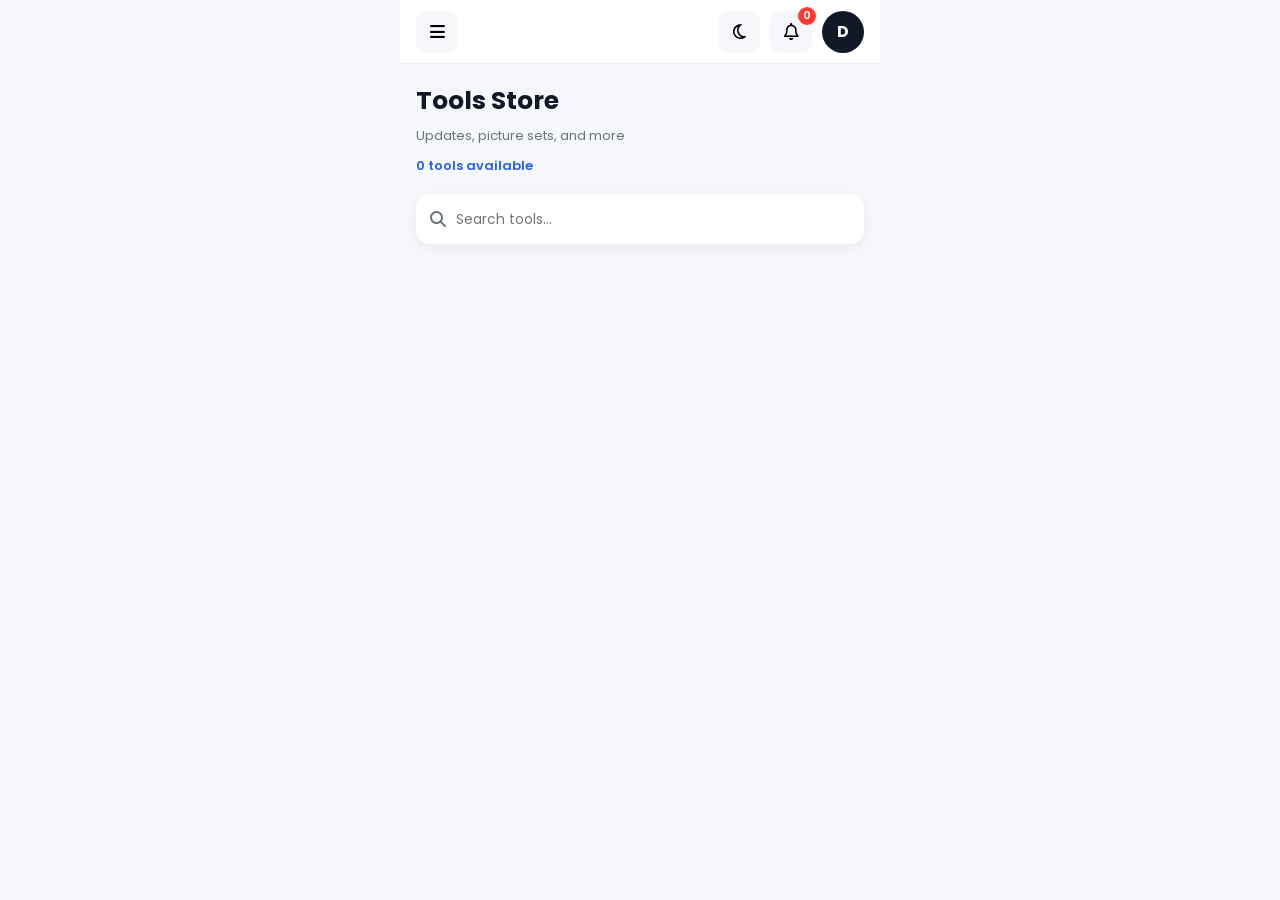
<file: tools.html>
<!DOCTYPE html>
<html lang="en">

<head>

<meta charset="UTF-8">
<meta name="viewport" content="width=device-width,initial-scale=1.0">

<title>Tools Store</title>

<link rel="stylesheet" href="tools.css">

<link href="https://fonts.googleapis.com/css2?family=Poppins:wght@300;400;500;600;700;800&display=swap" rel="stylesheet">

<link rel="stylesheet"
href="https://cdnjs.cloudflare.com/ajax/libs/font-awesome/6.7.2/css/all.min.css">

</head>

<body>

<div class="page">

<!-- HEADER -->

<header class="topbar">

<button id="menuBtn" class="menu-btn">

<i class="fa-solid fa-bars"></i>

</button>

<div class="top-actions">

<button id="themeBtn" class="theme-btn">

<i class="fa-regular fa-moon"></i>

</button>

<button id="notificationBtn" class="notification-btn">

<i class="fa-regular fa-bell"></i>

<span id="notificationCount">0</span>

</button>

<div id="profileLetter" class="profile-avatar">

D

</div>

</div>

</header>

<!-- TITLE -->

<section class="hero">

<h1>Tools Store</h1>

<p>

Updates, picture sets, and more

</p>

<p id="toolCount">

0 tools available

</p>

</section>

<!-- SEARCH -->

<div class="search-box">

<i class="fa-solid fa-magnifying-glass"></i>

<input
type="text"
id="searchInput"
placeholder="Search tools...">

</div>

<!-- CATEGORIES -->

<div
id="categoryContainer"
class="categories">

<!-- Firebase categories -->

</div>

<!-- TOOLS -->

<div
id="toolsContainer"
class="tools-grid">

<!-- Firebase products -->

</div>

</div>

<!-- BUY MODAL -->

<div id="buyModal" class="buy-modal">

<div class="buy-box">

<img
id="buyImage"
class="buy-image">

<h2 id="buyTitle">

Product

</h2>

<div id="buyPrice" class="buy-price">

₦0

</div>

<p id="buyDescription">

Description

</p>

<div class="important-box">

<h3>

Important

</h3>

<p>

Products sold on DigiSphere are intended only for lawful use.

Do not use any purchased product for fraud, impersonation or illegal activity.

You are responsible for how you use every purchased product.

</p>

</div>

<div class="buy-buttons">

<button id="cancelBuy">

Cancel

</button>

<button id="confirmBuy">

Buy Now

</button>

</div>

</div>

</div>

<script
type="module"
src="tools.js">

</script>

</body>

</html>
</file>
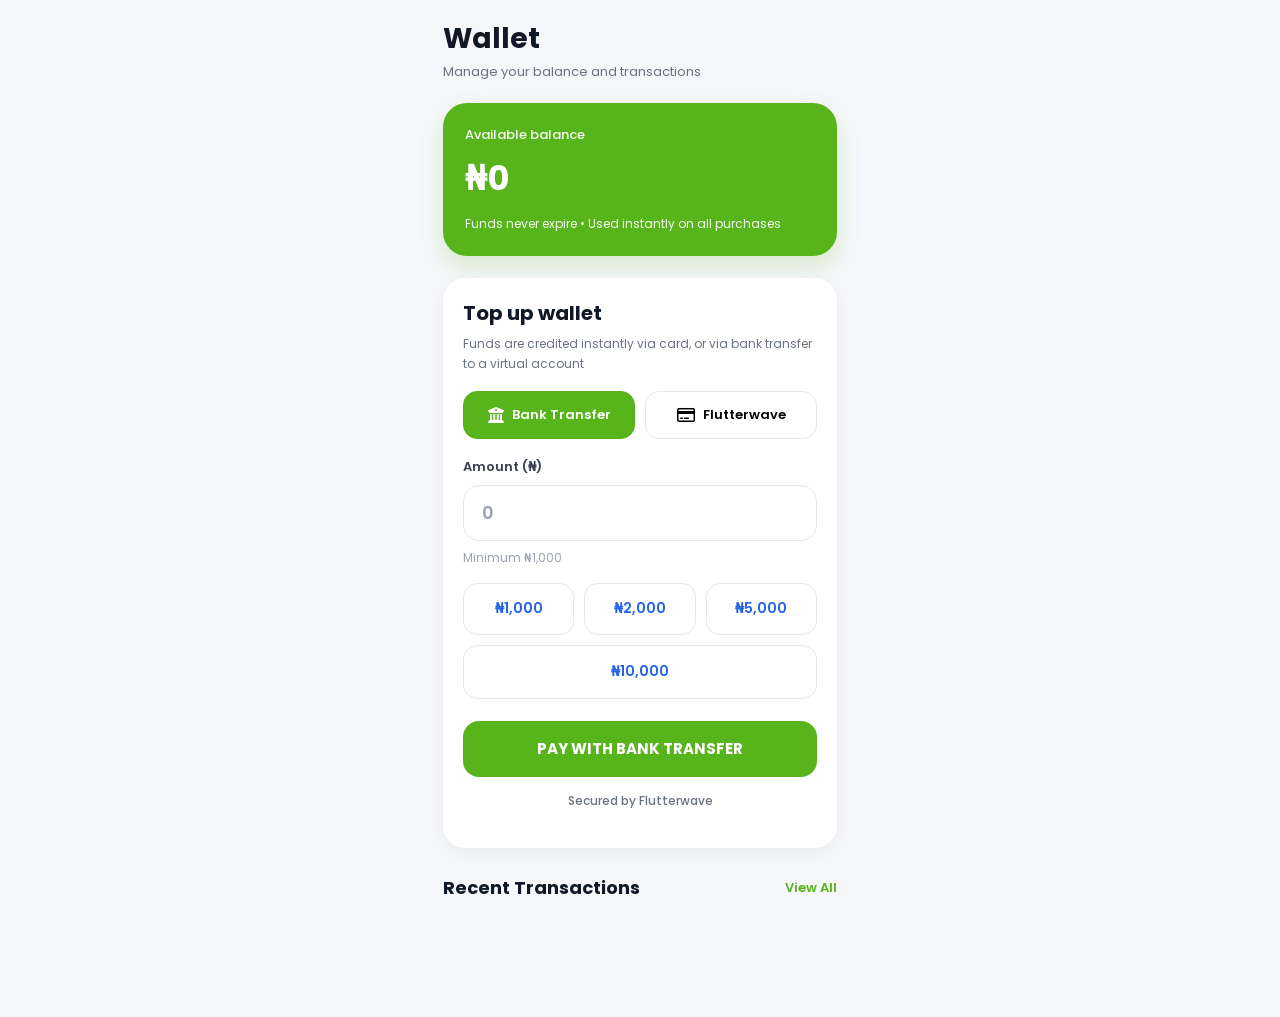
<file: wallet.html>
<!DOCTYPE html>
<html lang="en">
<head>
    <meta charset="UTF-8">
    <meta name="viewport" content="width=device-width, initial-scale=1.0">
    <title>Wallet - DigiSphere</title>

    <link rel="stylesheet" href="wallet.css">

    <link
        rel="stylesheet"
        href="https://cdnjs.cloudflare.com/ajax/libs/font-awesome/6.6.0/css/all.min.css">

</head>

<body>

<div class="wallet-page">

    <!-- Wallet Header -->

    <section class="wallet-header">

        <h1>Wallet</h1>

        <p>
            Manage your balance and transactions
        </p>

    </section>

    <!-- Balance Card -->

    <section class="balance-card">

        <small>Available balance</small>

        <h2 id="walletBalance">
            ₦0
        </h2>

        <p>
            Funds never expire • Used instantly on all purchases
        </p>

    </section>

    <!-- Topup Card -->

    <section class="topup-card">

        <h3>
            Top up wallet
        </h3>

        <p>
            Funds are credited instantly via card, or via bank transfer to a virtual account
        </p>

        <!-- Tabs -->

        <div class="payment-tabs">

            <button
                id="bankTransferTab"
                class="active">

                <i class="fa-solid fa-building-columns"></i>

                Bank Transfer

            </button>

            <button
                id="flutterwaveTab">

                <i class="fa-regular fa-credit-card"></i>

                Flutterwave

            </button>

        </div>

        <!-- Amount -->

        <div class="amount-box">

            <label>

                Amount (₦)

            </label>

            <input
                type="number"
                id="amountInput"
                placeholder="0">

            <small>

                Minimum ₦1,000

            </small>

        </div>

        <!-- Error -->

        <div
            id="amountError"
            class="amount-error">

            <i class="fa-solid fa-circle-exclamation"></i>

            <span>

                Minimum top up amount is ₦1,000

            </span>

        </div>

        <!-- Quick Amounts -->

        <div class="quick-amounts">

            <div class="quick-row">

                <button
                    class="quick-amount"
                    data-amount="1000">

                    ₦1,000

                </button>

                <button
                    class="quick-amount"
                    data-amount="2000">

                    ₦2,000

                </button>

                <button
                    class="quick-amount"
                    data-amount="5000">

                    ₦5,000

                </button>

            </div>

            <button
                class="quick-amount full"
                data-amount="10000">

                ₦10,000

            </button>

        </div>

        <!-- Button -->

        <button
            id="payButton">

            PAY WITH BANK TRANSFER

        </button>

        <p class="powered">

            Secured by Flutterwave

        </p>

    </section>
<!--==================================
RECENT TRANSACTIONS
===================================-->

<section class="transactions-section">

    <div class="section-title">

        <h2>

            Recent Transactions

        </h2>

        <a href="transactions.html">

            View All

        </a>

    </div>

    <div
        id="transactionsContainer">

        <!-- Firebase Transactions -->

    </div>

</section>

<!--==================================
BANK TRANSFER POPUP
===================================-->

<div
    id="bankTransferModal"
    class="payment-modal">

    <div class="payment-card">

        <div class="payment-header">

            <h2>

                Complete Payment

            </h2>

            <button
                id="closePayment">

                <i class="fa-solid fa-xmark"></i>

            </button>

        </div>

        <div class="payment-body">

            <div class="payment-row">

                <span>

                    Amount

                </span>

                <strong
                    id="paymentAmount">

                    ₦0

                </strong>

            </div>

            <div class="payment-row">

                <span>

                    Charges (1%)

                </span>

                <strong
                    id="paymentCharge">

                    ₦0

                </strong>

            </div>

            <div class="payment-row total">

                <span>

                    Total To Send

                </span>

                <strong
                    id="paymentTotal">

                    ₦0

                </strong>

            </div>

            <hr>

            <div class="payment-reference">

                <span>

                    Payment Reference

                </span>

                <div class="copy-box">

                    <input
                        id="paymentReference"
                        readonly>

                    <button
                        id="copyReference">

                        Copy

                    </button>

                </div>

            </div>

            <div class="bank-details">

                <div class="bank-item">

                    <small>

                        Bank Name

                    </small>

                    <h3
                        id="bankName">

                        Your Bank

                    </h3>

                </div>

                <div class="bank-item">

                    <small>

                        Account Number

                    </small>

                    <div class="copy-box">

                        <input
                            id="accountNumber"
                            readonly>

                        <button
                            id="copyAccount">

                            Copy

                        </button>

                    </div>

                </div>

                <div class="bank-item">

                    <small>

                        Account Name

                    </small>

                    <h3
                        id="accountName">

                        DigiSphere

                    </h3>

                </div>

            </div>

            <div class="payment-note">

                <i class="fa-solid fa-circle-info"></i>

                <p>

                    Send the exact amount shown above. Your wallet will be credited automatically after payment is confirmed.

                </p>

            </div>

            <button
                id="cancelPayment">

                Cancel

            </button>

        </div>

    </div>

</div>

<!--==================================
COMING SOON POPUP
===================================-->

<div
    id="comingSoonModal"
    class="coming-soon-modal">

    <div class="coming-soon-card">

        <div class="coming-icon">

            <i class="fa-solid fa-circle-exclamation"></i>

        </div>

        <h2>

            Coming Soon

        </h2>

        <p>

            Flutterwave card payments will be available soon.

        </p>

        <button
            id="closeComingSoon">

            OK

        </button>

    </div>

</div>

<script
type="module"
src="wallet.js">

</script>

</body>

</html>
</file>
<file: style.css>
/* ==========================
   GLOBAL
========================== */

*{
    margin:0;
    padding:0;
    box-sizing:border-box;
}

body{
    font-family:'Poppins',sans-serif;
    background:#ffffff;
    color:#111;
}

/* ==========================
   HEADER
========================== */

header{
    height:82px;
    display:flex;
    justify-content:space-between;
    align-items:center;
    padding:0 22px;
    border-bottom:1px solid #ececec;
    background:#fff;
    position:sticky;
    top:0;
    z-index:100;
}

.logo{
    display:flex;
    align-items:center;
    gap:12px;
}

.logo h2{
    font-size:24px;
    font-weight:800;
    color:#111;
}

/* Logo */

.logo-icon{
    display:flex;
    flex-direction:column;
    gap:4px;
}

.logo-icon span{
    width:22px;
    height:6px;
    background:#63b317;
    border-radius:30px;
    transform:skew(-25deg);
}

.header-icons{
    display:flex;
    align-items:center;
    gap:30px;
}

.moon{
    font-size:30px;
    cursor:pointer;
}

.menu{
    display:flex;
    flex-direction:column;
    gap:6px;
    cursor:pointer;
}

.menu span{
    width:34px;
    height:4px;
    background:#111;
    border-radius:20px;
}

/* ==========================
   HERO
========================== */

.hero{
    max-width:900px;
    margin:auto;
    padding:90px 25px 70px;
    text-align:center;
}

.hero h1{
    display:flex;
    flex-direction:column;
    line-height:.95;
}

.hero h1 span{
    font-size:78px;
    font-weight:900;
}

.black{
    color:#111;
}

.green{
    color:#63b317;
}

.hero p{
    margin:45px auto;
    max-width:720px;
    font-size:30px;
    line-height:1.6;
    color:#555;
}

/* ==========================
   BUTTONS
========================== */

.buttons{
    display:flex;
    flex-direction:column;
    align-items:center;
    gap:24px;
}

.btn{
    width:320px;
    text-decoration:none;
    text-align:center;
    padding:22px 0;
    border-radius:18px;
    font-weight:800;
    font-size:26px;
    transition:.3s;
}

.green-btn{
    background:#63b317;
    color:#fff;
    box-shadow:0 10px 20px rgba(99,179,23,.25);
}

.green-btn:hover{
    transform:translateY(-2px);
}

.white-btn{
    background:#f8f8f8;
    color:#111;
    border:1px solid #ddd;
}

/* ==========================
   GREEN BAR
========================== */

.ticker{
    margin-top:80px;
    background:#63b317;
    color:#fff;
    height:60px;
    display:flex;
    justify-content:space-around;
    align-items:center;
    font-weight:700;
    font-size:20px;
}

/* ==========================
   STATS
========================== */

.stats{
    padding:90px 20px;
    text-align:center;
}

.stat{
    margin-bottom:75px;
}

.stat h2{
    color:#63b317;
    font-size:64px;
    font-weight:900;
}

.stat p{
    font-size:24px;
    font-weight:800;
    color:#111;
}

/* ==========================
   MOBILE
========================== */

@media(max-width:768px){

.logo h2{
    font-size:20px;
}

.hero{
    padding:70px 22px 50px;
}

.hero h1 span{
    font-size:38px;
}

.hero p{
    font-size:18px;
    margin:35px auto;
}

.btn{
    width:275px;
    font-size:18px;
    padding:18px 0;
    border-radius:14px;
}

.ticker{
    font-size:14px;
    height:52px;
}

.stat{
    margin-bottom:55px;
}

.stat h2{
    font-size:48px;
}

.stat p{
    font-size:18px;
}

.moon{
    font-size:22px;
}

.menu span{
    width:28px;
    height:3px;
}

header{
    height:72px;
    padding:0 18px;
}

}
/* ==========================
   FEATURES
========================== */

.features{
    padding:70px 20px 100px;
    display:flex;
    flex-direction:column;
    gap:25px;
}

.feature-box{
    background:#fff;
    border:1px solid #e8e8e8;
    border-radius:18px;
    padding:30px;
    box-shadow:0 5px 20px rgba(0,0,0,.04);
}

.feature-box h3{
    font-size:24px;
    font-weight:800;
    margin-bottom:12px;
}

.feature-box p{
    color:#666;
    line-height:1.7;
}
/*==========================
   SERVICES
==========================*/

.services{
    padding:80px 24px;
    background:#fff;
}

.section-title span{
    color:#63b317;
    font-size:14px;
    font-weight:700;
    letter-spacing:2px;
}

.section-title h2{
    margin-top:10px;
    font-size:52px;
    line-height:1;
    font-weight:900;
    color:#111;
}

.section-title p{
    margin-top:20px;
    color:#555;
    font-size:22px;
    margin-bottom:50px;
}

.service-card{
    position:relative;
    background:#fafafa;
    border:1px solid #ededed;
    padding:25px;
    margin-bottom:35px;
}

.service-image{
    width:100%;
    height:170px;
    background:#f2f2f2;
    border:1px dashed #ddd;
    margin-bottom:25px;
}

.service-number{
    position:absolute;
    top:22px;
    right:22px;
    font-size:20px;
    color:#555;
}

.service-card h3{
    font-size:24px;
    font-weight:800;
    margin-bottom:12px;
}

.service-card p{
    color:#555;
    line-height:1.7;
}

.tags{
    display:flex;
    flex-wrap:wrap;
    gap:10px;
    margin:25px 0;
}

.tags span{
    background:#f3f3f3;
    border:1px solid #ddd;
    padding:8px 12px;
    font-size:12px;
    font-weight:700;
}

.service-btn{
    color:#111;
    text-decoration:none;
    font-weight:800;
    border-bottom:3px solid #63b317;
    padding-bottom:4px;
}

@media(max-width:768px){

.section-title h2{
    font-size:42px;
}

.section-title p{
    font-size:18px;
}

.service-card{
    padding:24px;
}

.service-image{
    height:150px;
}

.service-card h3{
    font-size:20px;
}

}
/*=========================
    HOW IT WORKS
=========================*/

.how-it-works{
    background:#fafafa;
    padding:110px 26px;
    border-top:1px solid #ececec;
    border-bottom:1px solid #ececec;
}

.how-title{
    text-align:center;
    margin-bottom:90px;
}

.how-title span{
    color:#63b317;
    font-size:15px;
    font-weight:800;
    letter-spacing:2px;
}

.how-title h2{
    margin-top:16px;
    font-size:58px;
    line-height:1;
    font-weight:900;
    color:#111;
}

.steps{
    display:flex;
    flex-direction:column;
    gap:90px;
}

.step-number{
    color:#63b317;
    font-size:58px;
    font-weight:900;
    margin-bottom:25px;
}

.step h3{
    font-size:36px;
    font-weight:800;
    color:#111;
    margin-bottom:16px;
}

.step p{
    font-size:22px;
    line-height:1.7;
    color:#555;
    max-width:700px;
}

/* Mobile */

@media(max-width:768px){

.how-it-works{
    padding:90px 26px;
}

.how-title{
    margin-bottom:70px;
}

.how-title h2{
    font-size:38px;
}

.steps{
    gap:70px;
}

.step-number{
    font-size:46px;
}

.step h3{
    font-size:24px;
}

.step p{
    font-size:18px;
}

}
/*=========================
   BUILT FOR EFFICIENCY
=========================*/

.efficiency{
    padding:90px 24px;
    background:#fff;
}

.efficiency-header h2{
    font-size:58px;
    line-height:.95;
    font-weight:900;
    margin-bottom:30px;
}

.efficiency-header p{
    font-size:22px;
    line-height:1.7;
    color:#555;
    max-width:700px;
    margin-bottom:45px;
}

.efficiency-btn{
    display:inline-block;
    background:#63b317;
    color:#fff;
    text-decoration:none;
    font-weight:800;
    font-size:22px;
    padding:20px 42px;
    border-radius:16px;
    box-shadow:0 10px 24px rgba(99,179,23,.25);
    margin-bottom:70px;
}

.feature-list{
    border:1px solid #e8e8e8;
}

.feature-item{
    padding:40px;
    border-bottom:1px solid #e8e8e8;
}

.feature-item:last-child{
    border-bottom:none;
}

.feature-item h3{
    font-size:30px;
    font-weight:800;
    color:#111;
    margin-bottom:16px;
}

.feature-item p{
    font-size:20px;
    line-height:1.7;
    color:#555;
}

/* Mobile */

@media(max-width:768px){

.efficiency{
    padding:80px 24px;
}

.efficiency-header h2{
    font-size:38px;
}

.efficiency-header p{
    font-size:18px;
}

.efficiency-btn{
    width:210px;
    text-align:center;
    font-size:18px;
    padding:18px 0;
    border-radius:14px;
}

.feature-item{
    padding:28px;
}

.feature-item h3{
    font-size:20px;
}

.feature-item p{
    font-size:18px;
}

}
/*=========================
    TESTIMONIALS
=========================*/

.testimonials{
    background:#fafafa;
    padding:100px 24px;
    border-top:1px solid #ececec;
}

.testimonial-title{
    text-align:center;
    margin-bottom:60px;
}

.testimonial-title span{
    color:#63b317;
    font-size:14px;
    font-weight:800;
    letter-spacing:2px;
}

.testimonial-title h2{
    margin-top:16px;
    font-size:52px;
    font-weight:900;
    line-height:1;
    color:#111;
}

.testimonial-card{
    background:#fff;
    border:1px solid #e7e7e7;
    border-radius:12px;
    padding:30px;
    margin-bottom:28px;
}

.stars{
    color:#FFB400;
    font-size:28px;
    letter-spacing:3px;
    margin-bottom:24px;
}

.testimonial-card p{
    color:#444;
    font-size:20px;
    line-height:1.8;
    margin-bottom:30px;
}

.reviewer{
    display:flex;
    align-items:center;
    gap:14px;
}

.google-logo{
    width:42px;
    height:42px;
    border-radius:50%;
    background:#4285F4;
    color:#fff;
    display:flex;
    align-items:center;
    justify-content:center;
    font-size:24px;
    font-weight:900;
}

.reviewer h4{
    font-size:22px;
    font-weight:700;
    color:#111;
}

/* Mobile */

@media(max-width:768px){

.testimonials{
    padding:80px 20px;
}

.testimonial-title h2{
    font-size:36px;
}

.stars{
    font-size:22px;
}

.testimonial-card{
    padding:28px;
    border-radius:10px;
}

.testimonial-card p{
    font-size:18px;
}

.reviewer h4{
    font-size:18px;
}

.google-logo{
    width:34px;
    height:34px;
    font-size:18px;
}

}
/*==========================
        FAQ
===========================*/

.faq{
    padding:90px 24px;
    background:#fff;
}

.faq-header{
    text-align:center;
    margin-bottom:60px;
}

.faq-header span{
    color:#63b317;
    font-size:15px;
    font-weight:800;
    letter-spacing:2px;
}

.faq-header h2{
    margin-top:16px;
    font-size:52px;
    line-height:1;
    font-weight:900;
}

.faq-list details{
    border-top:1px solid #e7e7e7;
    padding:25px 0;
}

.faq-list details:last-child{
    border-bottom:1px solid #e7e7e7;
}

.faq-list summary{
    list-style:none;
    cursor:pointer;
    font-size:30px;
    font-weight:800;
    position:relative;
    padding-right:40px;
}

.faq-list summary::-webkit-details-marker{
    display:none;
}

.faq-list summary::after{
    content:"+";
    position:absolute;
    right:0;
    color:#63b317;
    font-size:34px;
    font-weight:900;
}

details[open] summary::after{
    content:"−";
}

.faq-list p{
    margin-top:18px;
    color:#555;
    line-height:1.7;
    font-size:20px;
}


/*==========================
       CTA
===========================*/

.cta{
    background:#63b317;
    padding:70px 24px;
}

.cta-box{

    max-width:650px;

    margin:auto;

    border:1px solid rgba(255,255,255,.25);

    border-radius:35px;

    padding:50px 30px;

    background:rgba(255,255,255,.08);

}

.cta-box span{

    color:white;

    font-size:15px;

    letter-spacing:4px;

    font-weight:700;

}

.cta-box h2{

    margin:25px 0;

    color:white;

    font-size:68px;

    line-height:.95;

    font-weight:900;

}

.cta-box p{

    color:white;

    font-size:22px;

    line-height:1.8;

    margin-bottom:45px;

}

.cta-box a{

    display:block;

    text-align:center;

    text-decoration:none;

    font-weight:800;

    border-radius:16px;

    margin-bottom:18px;

    padding:22px;

}

.cta-main{

    background:#111;

    color:white;

}

.cta-outline{

    border:3px solid white;

    color:white;

}

.cta-whatsapp{

    background:#7CC043;

    color:white;

}

.cta-telegram{

    border:2px solid #43A5FF;

    color:white;

}


/*==========================
      MOBILE
===========================*/

@media(max-width:768px){

.faq-header h2{

font-size:42px;

}

.faq-list summary{

font-size:22px;

}

.faq-list p{

font-size:17px;

}

.cta-box{

padding:40px 24px;

border-radius:28px;

}

.cta-box h2{

font-size:58px;

}

.cta-box p{

font-size:18px;

}

}
/*=========================
        FOOTER
=========================*/

.footer{

    background:#fafafa;

    padding:80px 24px 50px;

}

.footer-brand{

    margin-bottom:70px;

}

.footer-brand p{

    margin-top:30px;

    color:#555;

    font-size:20px;

    line-height:1.8;

}

.footer-links{

    display:flex;

    flex-direction:column;

    gap:55px;

}

.footer-links h3{

    font-size:24px;

    font-weight:800;

    margin-bottom:20px;

}

.footer-links a{

    display:block;

    color:#555;

    text-decoration:none;

    margin-bottom:18px;

    font-size:18px;

    transition:.3s;

}

.footer-links a:hover{

    color:#63b317;

}

.footer hr{

    margin:60px 0 35px;

    border:none;

    border-top:1px solid #ddd;

}

.footer-bottom{

    display:flex;

    flex-direction:column;

    align-items:center;

    gap:30px;

}

.footer-bottom p{

    font-size:18px;

    color:#555;

}

.socials{

    display:flex;

    gap:18px;

    background:white;

    border:1px solid #ddd;

    border-radius:50px;

    padding:18px 22px;

    box-shadow:0 8px 25px rgba(0,0,0,.05);

}

.socials a{

    width:52px;

    height:52px;

    background:#f8f8f8;

    border-radius:50%;

    display:flex;

    align-items:center;

    justify-content:center;

    text-decoration:none;

    font-size:28px;

}

/* Mobile */

@media(max-width:768px){

.footer{

padding:70px 24px 40px;

}

.footer-brand p{

font-size:18px;

}

.footer-links h3{

font-size:20px;

}

.footer-links a{

font-size:17px;

}

.footer-bottom p{

font-size:16px;

}

.socials{

padding:15px 18px;

}

.socials a{

width:46px;

height:46px;

font-size:24px;

}

}
/* MOBILE MENU */

.mobile-menu{
    position:fixed;
    top:72px;
    left:0;
    width:100%;
    height:45vh;
    background:#fafafa;
    z-index:999;
    display:none;
    overflow-y:auto;
}

.mobile-menu.active{
    display:block;
}

.menu-content{
    padding:20px;
}

.menu-content h2{
    font-size:28px;
    font-weight:800;
    margin-bottom:12px;
}

.menu-content hr{
    border:none;
    border-top:1px solid #ddd;
    margin-bottom:20px;
}

.menu-content a{
    display:block;
    text-decoration:none;
    color:#111;
    font-size:20px;
    margin-bottom:16px;
}

.menu-signin,
.menu-start{
    display:block;
    text-align:center;
    padding:14px;
    border-radius:18px;
    font-size:16px !important;
    font-weight:700;
    margin-top:10px;
}

.menu-signin{
    border:2px solid #ddd;
    background:#fff;
}

.menu-start{
    background:#63b317;
    color:#fff !important;
}
/* ==========================
   BROWSE PAGE
========================== */

.browse-header{
    padding:120px 25px 70px;
    background:#fff;
}

.browse-header span{
    color:#63b317;
    font-size:14px;
    font-weight:700;
    letter-spacing:2px;
}

.browse-header h1{
    font-size:56px;
    line-height:0.95;
    font-weight:900;
    margin:18px 0 25px;
    color:#111;
}

.browse-header p{
    font-size:20px;
    line-height:1.8;
    color:#555;
    max-width:650px;
}

.browse-card{
    background:#fff;
    border:1px solid #e8e8e8;
    border-radius:20px;
    padding:35px;
    margin:35px 20px;
    box-shadow:0 8px 25px rgba(0,0,0,.04);
}

.browse-card .service-number{
    font-size:58px;
    font-weight:900;
    color:#d8d8d8;
    margin-bottom:15px;
}

.browse-card h5{
    color:#63b317;
    font-size:13px;
    letter-spacing:2px;
    font-weight:700;
    margin-bottom:12px;
}

.browse-card h2{
    font-size:34px;
    font-weight:900;
    margin-bottom:18px;
    color:#111;
}

.browse-card p{
    font-size:18px;
    color:#555;
    line-height:1.8;
    margin-bottom:25px;
}

.service-list{
    margin:25px 0;
    padding-left:20px;
}

.service-list li{
    margin-bottom:14px;
    color:#555;
    font-size:17px;
    line-height:1.7;
}

.browse-card .tags{
    display:flex;
    flex-wrap:wrap;
    gap:10px;
    margin-bottom:25px;
}

.browse-card .tags span{
    border:1px solid #ddd;
    background:#f7f7f7;
    padding:8px 14px;
    border-radius:30px;
    font-size:12px;
    font-weight:700;
}

.browse-card .service-btn{
    display:inline-block;
    background:#63b317;
    color:#fff;
    text-decoration:none;
    padding:16px 32px;
    border-radius:12px;
    font-weight:700;
    transition:.3s;
}

.browse-card .service-btn:hover{
    background:#4f9312;
}

@media(max-width:768px){

.browse-header{
    padding:90px 22px 50px;
}

.browse-header h1{
    font-size:42px;
}

.browse-header p{
    font-size:17px;
}

.browse-card{
    margin:20px 15px;
    padding:25px;
}

.browse-card .service-number{
    font-size:44px;
}

.browse-card h2{
    font-size:26px;
}

.browse-card p{
    font-size:16px;
}

.service-list li{
    font-size:15px;
}

.browse-card .service-btn{
    width:100%;
    text-align:center;
}

}
/* ==========================
   SIGN IN PAGE
========================== */

.signin-page{
    background:#ffffff;
    padding:40px 20px 80px;
}

.signin-container{
    max-width:420px;
    margin:0 auto;
}

.signin-container h1{
    font-size:48px;
    font-weight:800;
    color:#111;
    margin-bottom:10px;
}

.signin-subtitle{
    color:#666;
    font-size:18px;
    margin-bottom:35px;
}

/* Google Button */

.google-btn{
    display:flex;
    align-items:center;
    justify-content:center;
    gap:14px;
    width:100%;
    height:60px;
    border:1px solid #ddd;
    border-radius:14px;
    background:#fff;
    text-decoration:none;
    color:#222;
    font-size:18px;
    font-weight:600;
    transition:.3s;
}

.google-btn:hover{
    background:#f8f8f8;
}

.google-icon{
    width:24px;
    height:24px;
    object-fit:contain;
}

/* Divider */

.divider{
    display:flex;
    align-items:center;
    gap:15px;
    margin:35px 0;
}

.divider span{
    flex:1;
    height:1px;
    background:#ddd;
}

.divider p{
    color:#888;
    font-size:15px;
}

/* Labels */

.signin-container label{
    display:block;
    font-size:15px;
    font-weight:600;
    color:#222;
    margin-bottom:10px;
}

/* Inputs */

.signin-container input[type="email"]{
    width:100%;
    height:58px;
    border:1px solid #ddd;
    border-radius:14px;
    padding:0 18px;
    font-size:16px;
    margin-bottom:22px;
    outline:none;
    transition:.3s;
}

.signin-container input[type="email"]:focus{
    border-color:#63b317;
}

/* Password */

.password-box{
    position:relative;
    margin-bottom:22px;
}

.password-box input{
    width:100%;
    height:58px;
    border:1px solid #ddd;
    border-radius:14px;
    padding:0 55px 0 18px;
    font-size:16px;
    outline:none;
    transition:.3s;
}

.password-box input:focus{
    border-color:#63b317;
}

.eye-btn{
    position:absolute;
    right:18px;
    top:50%;
    transform:translateY(-50%);
    background:none;
    border:none;
    cursor:pointer;
    color:#777;
    display:flex;
    align-items:center;
    justify-content:center;
}

/* Remember + Forgot */

.signin-options{
    display:flex;
    justify-content:space-between;
    align-items:center;
    margin-bottom:30px;
}

.remember{
    display:flex !important;
    align-items:center;
    gap:8px;
    margin:0 !important;
}

.remember input{
    width:18px;
    height:18px;
}

.remember span{
    font-size:15px;
    color:#555;
}

.signin-options a{
    color:#63b317;
    text-decoration:none;
    font-size:15px;
    font-weight:600;
}

/* Button */

.signin-btn{
    width:100%;
    height:60px;
    background:#63b317;
    color:#fff;
    border:none;
    border-radius:14px;
    font-size:18px;
    font-weight:700;
    cursor:pointer;
    transition:.3s;
    box-shadow:0 8px 20px rgba(99,179,23,.25);
}

.signin-btn:hover{
    background:#58a112;
}

/* Bottom Link */

.signup-link{
    margin-top:30px;
    text-align:center;
    font-size:16px;
    color:#666;
}

.signup-link a{
    color:#63b317;
    text-decoration:none;
    font-weight:700;
}

/* ==========================
   MOBILE
========================== */

@media(max-width:768px){

.signin-page{
    padding:35px 20px 60px;
}

.signin-container{
    max-width:100%;
}

.signin-container h1{
    font-size:40px;
}

.signin-subtitle{
    font-size:16px;
}

.google-btn{
    height:56px;
    font-size:16px;
}

.signin-container input[type="email"],
.password-box input{
    height:56px;
    font-size:15px;
}

.signin-btn{
    height:56px;
    font-size:17px;
}

.signin-options{
    flex-wrap:wrap;
    gap:10px;
}

}
#message{
    display:none;
    margin-bottom:25px;
    padding:18px;
    border-radius:16px;
    font-size:18px;
    font-weight:600;
}

.success-message{
    background:#dff8e6;
    color:#166534;
    border:2px solid #4ade80;
}

.error-message{
    background:#ffe5e5;
    color:#b91c1c;
    border:2px solid #ef4444;
}

.signin-btn:disabled{
    opacity:0.9;
    cursor:not-allowed;
}
/* ==========================
   SIGN UP PAGE
========================== */

.signup-page{
    min-height:calc(100vh - 82px);
    background:#f8f9fb;
    display:flex;
    justify-content:center;
    align-items:center;
    padding:60px 20px;
}

.signup-container{
    width:100%;
    max-width:520px;
    background:#fff;
    border-radius:24px;
    padding:40px;
    box-shadow:0 20px 60px rgba(0,0,0,.08);
}

.signup-container h1{
    font-size:42px;
    font-weight:800;
    color:#111;
    text-align:center;
    margin-bottom:10px;
}

.signup-subtitle{
    text-align:center;
    color:#666;
    font-size:17px;
    margin-bottom:30px;
}

.google-btn{
    display:flex;
    align-items:center;
    justify-content:center;
    gap:12px;
    width:100%;
    height:58px;
    border:1px solid #ddd;
    border-radius:16px;
    background:#fff;
    text-decoration:none;
    color:#111;
    font-weight:600;
    margin-bottom:30px;
}

.google-btn:hover{
    background:#f8f8f8;
}

.google-icon{
    width:22px;
    height:22px;
}

.divider{
    display:flex;
    align-items:center;
    gap:15px;
    margin-bottom:30px;
}

.divider span{
    flex:1;
    height:1px;
    background:#ddd;
}

.divider p{
    color:#777;
    font-size:14px;
}

.name-row{
    display:grid;
    grid-template-columns:1fr 1fr;
    gap:16px;
    margin-bottom:20px;
}

.input-group{
    display:flex;
    flex-direction:column;
}

.signup-container label{
    display:block;
    font-size:15px;
    font-weight:600;
    margin-bottom:8px;
    color:#222;
}

.signup-container input[type="text"],
.signup-container input[type="email"],
.password-box input{
    width:100%;
    height:56px;
    border:1px solid #ddd;
    border-radius:14px;
    padding:0 16px;
    font-size:16px;
    outline:none;
    transition:.3s;
    background:#fff;
    margin-bottom:20px;
}

.signup-container input:focus{
    border-color:#63b317;
}

.password-box{
    position:relative;
}

.eye-btn{
    position:absolute;
    right:15px;
    top:14px;
    background:none;
    border:none;
    cursor:pointer;
    color:#777;
}

.terms{
    margin:5px 0 25px;
}

.terms label{
    display:flex;
    align-items:flex-start;
    gap:10px;
    font-size:14px;
    color:#555;
}

.terms input{
    margin-top:4px;
}

.signup-btn{
    width:100%;
    height:58px;
    background:#63b317;
    color:#fff;
    border:none;
    border-radius:16px;
    font-size:18px;
    font-weight:700;
    cursor:pointer;
    transition:.3s;
}

.signup-btn:hover{
    background:#569d14;
}

.signup-btn:disabled{
    opacity:.8;
    cursor:not-allowed;
}
/* ==========================
   SIGN UP PAGE
========================== */

.signup-page{
    min-height:100vh;
    display:flex;
    justify-content:center;
    align-items:center;
    padding:70px 20px;
    background:#f8f8f8;
}

.signup-container{
    width:100%;
    max-width:470px;
    background:#fff;
    border-radius:24px;
    padding:40px 30px;
    box-shadow:0 15px 40px rgba(0,0,0,.08);
}

.signup-container h1{
    font-size:38px;
    font-weight:800;
    color:#111;
    margin-bottom:10px;
}

.signup-subtitle{
    color:#666;
    font-size:16px;
    margin-bottom:30px;
}

.google-btn{
    width:100%;
    height:56px;
    display:flex;
    justify-content:center;
    align-items:center;
    gap:12px;
    border:1px solid #ddd;
    border-radius:14px;
    text-decoration:none;
    color:#111;
    font-weight:600;
    margin-bottom:25px;
    background:#fff;
}

.google-btn:hover{
    background:#f8f8f8;
}

.google-icon{
    width:22px;
}

.divider{
    display:flex;
    align-items:center;
    gap:15px;
    margin:25px 0;
}

.divider span{
    flex:1;
    height:1px;
    background:#ddd;
}

.divider p{
    color:#777;
    font-size:14px;
}

.signup-container label{
    display:block;
    font-size:14px;
    font-weight:600;
    margin-bottom:8px;
    color:#111;
}

.signup-container input{
    width:100%;
    height:55px;
    border:1px solid #ddd;
    border-radius:14px;
    padding:0 18px;
    font-size:16px;
    margin-bottom:18px;
    outline:none;
    transition:.3s;
}

.signup-container input:focus{
    border-color:#63b317;
}

.password-box{
    position:relative;
}

.password-box input{
    padding-right:55px;
    margin-bottom:0;
}

.eye-btn{
    position:absolute;
    right:15px;
    top:50%;
    transform:translateY(-50%);
    background:none;
    border:none;
    cursor:pointer;
    color:#666;
}

.signup-btn{
    width:100%;
    height:58px;
    background:#63b317;
    color:#fff;
    border:none;
    border-radius:14px;
    font-size:18px;
    font-weight:700;
    cursor:pointer;
    margin-top:25px;
    transition:.3s;
}

.signup-btn:hover{
    background:#549713;
}

.login-link{
    text-align:center;
    margin-top:25px;
    color:#666;
}

.login-link a{
    color:#63b317;
    text-decoration:none;
    font-weight:700;
}

/* Firebase Message */

.message{
    display:none;
    padding:16px;
    border-radius:12px;
    margin-bottom:20px;
    font-size:15px;
    font-weight:600;
}

.message.success{
    display:block;
    background:#d9f8df;
    color:#1d7a35;
    border:1px solid #9de3ae;
}

.message.error{
    display:block;
    background:#ffe0e0;
    color:#c62828;
    border:1px solid #ffb0b0;
}

/* Mobile */

@media(max-width:768px){

.signup-page{
    padding:40px 15px;
}

.signup-container{
    padding:30px 20px;
    border-radius:18px;
}

.signup-container h1{
    font-size:30px;
}

.signup-subtitle{
    font-size:15px;
}

.google-btn{
    height:52px;
    font-size:15px;
}

.signup-container input{
    height:50px;
    font-size:15px;
}

.signup-btn{
    height:54px;
    font-size:16px;
}

}
/* ===================================
   FORGOT PASSWORD PAGE
=================================== */

.forgot-page{
    min-height:100vh;
    display:flex;
    justify-content:center;
    align-items:center;
    padding:70px 20px;
    background:#f8f8f8;
}

.forgot-container{
    width:100%;
    max-width:470px;
    background:#fff;
    border-radius:24px;
    padding:40px 30px;
    box-shadow:0 15px 40px rgba(0,0,0,.08);
}

.forgot-container h1{
    font-size:38px;
    font-weight:800;
    color:#111;
    margin-bottom:12px;
}

.forgot-subtitle{
    color:#666;
    font-size:16px;
    line-height:1.7;
    margin-bottom:30px;
}

.forgot-container label{
    display:block;
    font-size:14px;
    font-weight:600;
    color:#111;
    margin-bottom:8px;
}

.forgot-container input{
    width:100%;
    height:56px;
    border:1px solid #ddd;
    border-radius:14px;
    padding:0 18px;
    font-size:16px;
    outline:none;
    transition:.3s;
    margin-bottom:24px;
}

.forgot-container input:focus{
    border-color:#63b317;
}

.reset-btn{
    width:100%;
    height:58px;
    background:#63b317;
    color:#fff;
    border:none;
    border-radius:14px;
    font-size:18px;
    font-weight:700;
    cursor:pointer;
    transition:.3s;
}

.reset-btn:hover{
    background:#549713;
}

.reset-btn:disabled{
    opacity:.7;
    cursor:not-allowed;
}

.back-login{
    text-align:center;
    margin-top:25px;
}

.back-login a{
    color:#63b317;
    text-decoration:none;
    font-weight:700;
}

#resetMessage{
    display:none;
    margin-bottom:20px;
    padding:16px;
    border-radius:14px;
    font-size:15px;
    line-height:1.7;
    font-weight:500;
}

#resetMessage.success{
    display:block;
    background:#dff7e6;
    color:#17783a;
    border:1px solid #97d8ac;
}

#resetMessage.error{
    display:block;
    background:#ffe5e5;
    color:#c62828;
    border:1px solid #f5b5b5;
}

.countdown{
    text-align:center;
    margin-top:18px;
    font-size:15px;
    color:#666;
    font-weight:600;
}

/* Mobile */

@media(max-width:768px){

.forgot-page{
    padding:40px 15px;
}

.forgot-container{
    padding:30px 20px;
    border-radius:18px;
}

.forgot-container h1{
    font-size:30px;
}

.forgot-subtitle{
    font-size:15px;
}

.forgot-container input{
    height:52px;
    font-size:15px;
}

.reset-btn{
    height:54px;
    font-size:16px;
}

#resetMessage{
    font-size:14px;
}

}
/*====================================
        DASHBOARD
====================================*/

.dashboard{
    background:#f5f7fb;
    min-height:100vh;
    padding:30px 20px 80px;
}

/* Header */

.dashboard-header{
    display:flex;
    justify-content:space-between;
    align-items:center;
    margin-bottom:35px;
}

.dashboard-title h1{
    font-size:34px;
    font-weight:800;
    color:#111;
}

.dashboard-title p{
    margin-top:6px;
    color:#777;
    font-size:16px;
}

.dashboard-icons{
    display:flex;
    align-items:center;
    gap:18px;
}

.dashboard-icon{
    width:52px;
    height:52px;
    background:#fff;
    border-radius:50%;
    display:flex;
    align-items:center;
    justify-content:center;
    box-shadow:0 8px 25px rgba(0,0,0,.08);
    cursor:pointer;
    transition:.3s;
}

.dashboard-icon:hover{
    transform:translateY(-3px);
}

.dashboard-icon svg{
    width:24px;
    height:24px;
}

/* User Card */

.user-card{
    background:#fff;
    border-radius:28px;
    padding:28px;
    display:flex;
    align-items:center;
    justify-content:space-between;
    box-shadow:0 15px 40px rgba(0,0,0,.06);
    margin-bottom:35px;
}

.user-info{
    display:flex;
    align-items:center;
    gap:18px;
}

.user-avatar{
    width:72px;
    height:72px;
    border-radius:50%;
    background:#63b317;
    color:#fff;
    display:flex;
    justify-content:center;
    align-items:center;
    font-size:28px;
    font-weight:800;
}

.user-details h2{
    font-size:25px;
    font-weight:800;
    color:#111;
}

.user-details p{
    margin-top:6px;
    color:#777;
    font-size:15px;
}

.verify-badge{
    display:inline-flex;
    align-items:center;
    gap:8px;
    margin-top:14px;
    background:#edf9e2;
    color:#4b8e12;
    padding:8px 14px;
    border-radius:40px;
    font-size:13px;
    font-weight:700;
}

/* Welcome Card */

.welcome-card{
    background:linear-gradient(135deg,#63b317,#4d9512);
    border-radius:28px;
    padding:35px;
    color:#fff;
    margin-bottom:35px;
    box-shadow:0 20px 45px rgba(99,179,23,.28);
}

.welcome-card span{
    font-size:14px;
    letter-spacing:2px;
    font-weight:700;
}

.welcome-card h2{
    margin-top:15px;
    font-size:38px;
    font-weight:900;
    line-height:1.1;
}

.welcome-card p{
    margin-top:18px;
    font-size:18px;
    line-height:1.8;
    opacity:.95;
}

.welcome-btn{
    display:inline-block;
    margin-top:28px;
    padding:18px 34px;
    background:#fff;
    color:#63b317;
    text-decoration:none;
    font-size:17px;
    font-weight:800;
    border-radius:14px;
    transition:.3s;
}

.welcome-btn:hover{
    transform:translateY(-3px);
}

/* Grid */

.dashboard-grid{
    display:grid;
    grid-template-columns:repeat(2,1fr);
    gap:22px;
}

/* Card */

.dashboard-card{
    background:#fff;
    border-radius:22px;
    padding:25px;
    box-shadow:0 10px 25px rgba(0,0,0,.05);
}

.dashboard-card h3{
    font-size:22px;
    font-weight:800;
    color:#111;
    margin-bottom:10px;
}

.dashboard-card p{
    color:#777;
    line-height:1.7;
    font-size:15px;
}

/* Mobile */

@media(max-width:768px){

.dashboard{
    padding:22px 16px 60px;
}

.dashboard-header{
    margin-bottom:25px;
}

.dashboard-title h1{
    font-size:26px;
}

.dashboard-title p{
    font-size:14px;
}

.dashboard-icon{
    width:46px;
    height:46px;
}

.user-card{
    flex-direction:column;
    align-items:flex-start;
    gap:20px;
    padding:22px;
}

.user-avatar{
    width:62px;
    height:62px;
    font-size:24px;
}

.user-details h2{
    font-size:21px;
}

.welcome-card{
    padding:28px;
}

.welcome-card h2{
    font-size:30px;
}

.welcome-card p{
    font-size:16px;
}

.dashboard-grid{
    grid-template-columns:1fr;
}

.dashboard-card{
    padding:22px;
}

}
/*====================================
      WALLET / BALANCE CARDS
====================================*/

.wallet-grid{
    display:grid;
    grid-template-columns:repeat(2,1fr);
    gap:22px;
    margin-bottom:35px;
}

.wallet-card{
    background:#fff;
    border-radius:24px;
    padding:28px;
    box-shadow:0 15px 35px rgba(0,0,0,.06);
    transition:.3s;
}

.wallet-card:hover{
    transform:translateY(-4px);
}

.wallet-card span{
    font-size:14px;
    color:#888;
    font-weight:600;
    display:block;
    margin-bottom:14px;
}

.wallet-card h2{
    font-size:36px;
    font-weight:900;
    color:#111;
    margin-bottom:10px;
}

.wallet-card p{
    color:#666;
    font-size:15px;
    line-height:1.7;
}

.wallet-green{
    background:linear-gradient(135deg,#63b317,#4f9512);
    color:#fff;
}

.wallet-green span,
.wallet-green h2,
.wallet-green p{
    color:#fff;
}

/*====================================
        QUICK ACTIONS
====================================*/

.quick-actions{
    margin-top:35px;
    margin-bottom:35px;
}

.quick-actions h2{
    font-size:26px;
    font-weight:800;
    color:#111;
    margin-bottom:20px;
}

.action-grid{
    display:grid;
    grid-template-columns:repeat(4,1fr);
    gap:20px;
}

.action-card{
    background:#fff;
    border-radius:22px;
    padding:24px;
    text-align:center;
    text-decoration:none;
    color:#111;
    box-shadow:0 12px 30px rgba(0,0,0,.05);
    transition:.3s;
}

.action-card:hover{
    transform:translateY(-5px);
}

.action-icon{
    width:64px;
    height:64px;
    margin:auto;
    border-radius:18px;
    background:#edf7e5;
    display:flex;
    justify-content:center;
    align-items:center;
    color:#63b317;
    margin-bottom:18px;
}

.action-icon svg{
    width:30px;
    height:30px;
}

.action-card h3{
    font-size:18px;
    font-weight:700;
    margin-bottom:8px;
}

.action-card p{
    font-size:14px;
    color:#777;
    line-height:1.6;
}

/*====================================
      STATISTICS CARDS
====================================*/

.stats-grid{
    display:grid;
    grid-template-columns:repeat(3,1fr);
    gap:22px;
    margin-top:35px;
}

.stat-card{
    background:#fff;
    border-radius:22px;
    padding:28px;
    box-shadow:0 12px 30px rgba(0,0,0,.05);
}

.stat-card span{
    display:block;
    color:#888;
    font-size:14px;
    margin-bottom:10px;
}

.stat-card h2{
    font-size:34px;
    font-weight:900;
    color:#111;
}

.stat-card small{
    display:block;
    margin-top:10px;
    color:#63b317;
    font-size:14px;
    font-weight:700;
}

/*====================================
      SECTION TITLE
====================================*/

.section-heading{
    display:flex;
    justify-content:space-between;
    align-items:center;
    margin-bottom:20px;
}

.section-heading h2{
    font-size:28px;
    font-weight:800;
    color:#111;
}

.section-heading a{
    color:#63b317;
    text-decoration:none;
    font-weight:700;
}

/*====================================
         MOBILE
====================================*/

@media(max-width:768px){

.wallet-grid{
    grid-template-columns:1fr;
}

.wallet-card h2{
    font-size:30px;
}

.action-grid{
    grid-template-columns:repeat(2,1fr);
    gap:16px;
}

.action-card{
    padding:20px;
}

.action-icon{
    width:56px;
    height:56px;
}

.action-card h3{
    font-size:16px;
}

.action-card p{
    font-size:13px;
}

.stats-grid{
    grid-template-columns:1fr;
}

.stat-card h2{
    font-size:28px;
}

.section-heading h2{
    font-size:24px;
}

}
/*====================================
        RECENT ACTIVITY
====================================*/

.activity-section{
    margin-top:40px;
}

.activity-card{
    background:#fff;
    border-radius:24px;
    padding:28px;
    box-shadow:0 12px 35px rgba(0,0,0,.06);
}

.activity-item{
    display:flex;
    align-items:center;
    justify-content:space-between;
    padding:18px 0;
    border-bottom:1px solid #eee;
}

.activity-item:last-child{
    border-bottom:none;
}

.activity-left{
    display:flex;
    align-items:center;
    gap:16px;
}

.activity-icon{
    width:54px;
    height:54px;
    border-radius:16px;
    background:#edf8e5;
    display:flex;
    align-items:center;
    justify-content:center;
    color:#63b317;
}

.activity-icon svg{
    width:24px;
    height:24px;
}

.activity-text h4{
    font-size:17px;
    font-weight:700;
    color:#111;
    margin-bottom:4px;
}

.activity-text p{
    font-size:14px;
    color:#777;
}

.activity-time{
    font-size:13px;
    color:#999;
    font-weight:600;
}

/*====================================
        RECENT PRODUCTS
====================================*/

.product-section{
    margin-top:40px;
}

.product-list{
    display:flex;
    flex-direction:column;
    gap:18px;
}

.product-card{
    background:#fff;
    border-radius:22px;
    padding:22px;
    display:flex;
    align-items:center;
    justify-content:space-between;
    box-shadow:0 12px 30px rgba(0,0,0,.05);
    transition:.3s;
}

.product-card:hover{
    transform:translateY(-4px);
}

.product-left{
    display:flex;
    align-items:center;
    gap:16px;
}

.product-image{
    width:72px;
    height:72px;
    border-radius:18px;
    background:#f3f3f3;
    overflow:hidden;
}

.product-image img{
    width:100%;
    height:100%;
    object-fit:cover;
}

.product-info h3{
    font-size:18px;
    font-weight:700;
    color:#111;
}

.product-info p{
    font-size:14px;
    color:#777;
    margin-top:6px;
}

.product-price{
    font-size:22px;
    font-weight:800;
    color:#63b317;
}

/*====================================
      EMPTY STATE
====================================*/

.empty-card{
    background:#fff;
    border-radius:24px;
    padding:60px 30px;
    text-align:center;
    box-shadow:0 12px 30px rgba(0,0,0,.05);
}

.empty-card svg{
    width:70px;
    height:70px;
    color:#63b317;
    margin-bottom:20px;
}

.empty-card h3{
    font-size:24px;
    font-weight:800;
    color:#111;
    margin-bottom:12px;
}

.empty-card p{
    color:#777;
    line-height:1.8;
    font-size:16px;
}

/*====================================
        BUTTONS
====================================*/

.primary-btn{
    display:inline-block;
    padding:16px 32px;
    border-radius:14px;
    background:#63b317;
    color:#fff;
    text-decoration:none;
    font-weight:700;
    transition:.3s;
}

.primary-btn:hover{
    background:#4e9711;
}

.outline-btn{
    display:inline-block;
    padding:16px 32px;
    border-radius:14px;
    border:2px solid #63b317;
    color:#63b317;
    text-decoration:none;
    font-weight:700;
    background:#fff;
    transition:.3s;
}

.outline-btn:hover{
    background:#63b317;
    color:#fff;
}

/*====================================
        MOBILE
====================================*/

@media(max-width:768px){

.activity-card,
.product-card{
    padding:20px;
}

.activity-item{
    align-items:flex-start;
    gap:15px;
}

.activity-time{
    display:none;
}

.product-card{
    flex-direction:column;
    align-items:flex-start;
    gap:18px;
}

.product-left{
    width:100%;
}

.product-price{
    font-size:20px;
}

.empty-card{
    padding:40px 20px;
}

.empty-card h3{
    font-size:20px;
}

.primary-btn,
.outline-btn{
    width:100%;
    text-align:center;
}

}
/*====================================
      NOTIFICATION DROPDOWN
====================================*/

.notification{
    position:relative;
}

.notification-btn{
    width:52px;
    height:52px;
    border-radius:50%;
    border:none;
    background:#fff;
    box-shadow:0 10px 25px rgba(0,0,0,.08);
    cursor:pointer;
    position:relative;
    display:flex;
    justify-content:center;
    align-items:center;
}

.notification-btn svg{
    width:24px;
    height:24px;
    color:#111;
}

.notification-count{
    position:absolute;
    top:-4px;
    right:-4px;
    min-width:22px;
    height:22px;
    background:#ff3b30;
    color:#fff;
    border-radius:50%;
    display:flex;
    justify-content:center;
    align-items:center;
    font-size:11px;
    font-weight:700;
    border:2px solid #fff;
}

.notification-menu{
    position:absolute;
    top:65px;
    right:0;
    width:360px;
    background:#fff;
    border-radius:22px;
    box-shadow:0 18px 45px rgba(0,0,0,.12);
    overflow:hidden;
    display:none;
    z-index:999;
}

.notification-menu.show{
    display:block;
}

.notification-header{
    padding:22px;
    border-bottom:1px solid #eee;
}

.notification-header h3{
    font-size:20px;
    font-weight:800;
    color:#111;
}

.notification-item{
    display:flex;
    gap:15px;
    padding:18px 22px;
    border-bottom:1px solid #f2f2f2;
    transition:.3s;
    cursor:pointer;
}

.notification-item:hover{
    background:#f8f8f8;
}

.notification-dot{
    width:12px;
    height:12px;
    background:#63b317;
    border-radius:50%;
    margin-top:8px;
}

.notification-content h4{
    font-size:15px;
    font-weight:700;
    color:#111;
}

.notification-content p{
    margin-top:6px;
    color:#666;
    font-size:14px;
    line-height:1.6;
}

.notification-footer{
    padding:18px;
    text-align:center;
}

.notification-footer a{
    color:#63b317;
    font-weight:700;
    text-decoration:none;
}

/*====================================
      PROFILE MENU
====================================*/

.profile-menu{
    position:absolute;
    top:70px;
    right:0;
    width:240px;
    background:#fff;
    border-radius:20px;
    box-shadow:0 18px 40px rgba(0,0,0,.12);
    overflow:hidden;
    display:none;
    z-index:999;
}

.profile-menu.show{
    display:block;
}

.profile-menu a{
    display:block;
    padding:18px 22px;
    color:#111;
    text-decoration:none;
    font-weight:600;
    border-bottom:1px solid #eee;
    transition:.3s;
}

.profile-menu a:last-child{
    border-bottom:none;
}

.profile-menu a:hover{
    background:#f8f8f8;
    color:#63b317;
}

/*====================================
      MOBILE BOTTOM NAVIGATION
====================================*/

.mobile-nav{
    position:fixed;
    left:0;
    right:0;
    bottom:0;
    height:72px;
    background:#fff;
    display:none;
    justify-content:space-around;
    align-items:center;
    box-shadow:0 -8px 25px rgba(0,0,0,.08);
    z-index:999;
}

.mobile-nav a{
    color:#888;
    text-decoration:none;
    display:flex;
    flex-direction:column;
    align-items:center;
    gap:5px;
    font-size:12px;
    font-weight:600;
}

.mobile-nav svg{
    width:24px;
    height:24px;
}

.mobile-nav a.active{
    color:#63b317;
}

/*====================================
      ANIMATIONS
====================================*/

.fade-up{
    animation:fadeUp .45s ease;
}

@keyframes fadeUp{

from{
    opacity:0;
    transform:translateY(25px);
}

to{
    opacity:1;
    transform:translateY(0);
}

}

.scale-in{
    animation:scaleIn .25s ease;
}

@keyframes scaleIn{

from{
    opacity:0;
    transform:scale(.95);
}

to{
    opacity:1;
    transform:scale(1);
}

}

/*====================================
      RESPONSIVE
====================================*/

@media(max-width:768px){

.dashboard{
    padding-bottom:100px;
}

.notification-menu{
    width:94vw;
    right:-10px;
}

.profile-menu{
    width:220px;
}

.mobile-nav{
    display:flex;
}

.sidebar{
    display:none;
}

.dashboard-main{
    width:100%;
}

}
/*========================================
        DASHBOARD
========================================*/

body{
    margin:0;
    font-family:'Poppins',sans-serif;
    background:#f5f7fb;
    color:#111;
}

.dashboard{
    padding:24px 18px 80px;
    max-width:680px;
    margin:auto;
}

/*==============================
        HEADER
==============================*/

.dashboard-header{
    position:sticky;
    top:0;
    z-index:1000;
    background:#fff;
    height:74px;
    display:flex;
    align-items:center;
    justify-content:space-between;
    padding:0 18px;
    box-shadow:0 2px 15px rgba(0,0,0,.05);
}

.menu-btn,
.theme-btn{
    width:42px;
    height:42px;
    border-radius:12px;
    background:#f6f6f6;
    display:flex;
    justify-content:center;
    align-items:center;
    font-size:22px;
    cursor:pointer;
    transition:.3s;
}

.menu-btn:hover,
.theme-btn:hover{
    background:#ececec;
}

.wallet-pill{
    background:#63b317;
    color:#fff;
    padding:9px 18px;
    border-radius:40px;
    font-size:15px;
    font-weight:700;
}

.notification-btn{
    position:relative;
    width:42px;
    height:42px;
    border-radius:12px;
    background:#f6f6f6;
    display:flex;
    justify-content:center;
    align-items:center;
    cursor:pointer;
    transition:.3s;
}

.notification-btn:hover{
    background:#ececec;
}

#notificationCount{
    position:absolute;
    top:-5px;
    right:-5px;
    width:20px;
    height:20px;
    border-radius:50%;
    background:#ff3b30;
    color:#fff;
    font-size:11px;
    font-weight:700;
    display:flex;
    justify-content:center;
    align-items:center;
}

.profile-circle{
    width:42px;
    height:42px;
    border-radius:50%;
    background:#63b317;
    color:#fff;
    display:flex;
    justify-content:center;
    align-items:center;
    font-weight:800;
    font-size:18px;
}

/*==============================
        WELCOME
==============================*/

.welcome{
    margin-top:28px;
    margin-bottom:28px;
}

.welcome h1{
    font-size:34px;
    font-weight:800;
    color:#111;
    line-height:1.2;
    margin-bottom:8px;
}

.welcome p{
    color:#777;
    font-size:15px;
}

/*==============================
        DASHBOARD CARDS
==============================*/

.dashboard-card{
    background:#fff;
    border-radius:22px;
    padding:22px;
    margin-bottom:18px;
    box-shadow:0 12px 35px rgba(0,0,0,.05);
}

.dashboard-card p{
    color:#888;
    font-size:14px;
    margin-bottom:10px;
}

.dashboard-card h2{
    font-size:34px;
    font-weight:800;
    color:#111;
    margin-bottom:14px;
}

.dashboard-card a{
    color:#63b317;
    text-decoration:none;
    font-weight:700;
    font-size:14px;
}

#inventoryText{
    display:block;
    margin-top:8px;
    color:#777;
    font-size:14px;
}
/*========================================
        QUICK ACTIONS
========================================*/

.section-title{
    font-size:24px;
    font-weight:800;
    color:#111;
    margin:35px 0 18px;
}

.quick-grid{
    display:grid;
    grid-template-columns:repeat(2,1fr);
    gap:16px;
    margin-bottom:35px;
}

.quick-card{
    background:#fff;
    border-radius:20px;
    padding:22px 18px;
    box-shadow:0 10px 30px rgba(0,0,0,.05);
    transition:.3s;
    cursor:pointer;
}

.quick-card:hover{
    transform:translateY(-4px);
}

.quick-icon{
    width:56px;
    height:56px;
    border-radius:16px;
    display:flex;
    align-items:center;
    justify-content:center;
    font-size:24px;
    margin-bottom:18px;
}

.quick-icon.blue{
    background:#e9f2ff;
    color:#2563eb;
}

.quick-icon.purple{
    background:#f2eaff;
    color:#7c3aed;
}

.quick-icon.green{
    background:#e9fae5;
    color:#63b317;
}

.quick-icon.orange{
    background:#fff2e4;
    color:#f97316;
}

.quick-card h4{
    font-size:18px;
    font-weight:700;
    margin-bottom:10px;
    color:#111;
}

.quick-card p{
    font-size:14px;
    color:#777;
    line-height:1.7;
}

/*========================================
        SUPPORT TICKETS
========================================*/

.support-box{
    background:#fff;
    border-radius:22px;
    padding:24px;
    box-shadow:0 12px 30px rgba(0,0,0,.05);
    margin-bottom:35px;
}

.support-message{
    background:#f5f7fb;
    border-radius:16px;
    padding:18px;
    color:#666;
    font-size:15px;
    line-height:1.7;
    margin-bottom:20px;
}

.support-btn{
    display:block;
    width:100%;
    text-align:center;
    background:#63b317;
    color:#fff;
    text-decoration:none;
    padding:16px;
    border-radius:14px;
    font-size:15px;
    font-weight:700;
    transition:.3s;
}

.support-btn:hover{
    background:#4f9712;
}

/*========================================
        RECENT ORDERS
========================================*/

.recent-header{
    display:flex;
    justify-content:space-between;
    align-items:center;
    margin-bottom:18px;
}

.recent-header h3{
    font-size:24px;
    font-weight:800;
    color:#111;
}

.recent-header a{
    text-decoration:none;
    color:#63b317;
    font-weight:700;
    font-size:14px;
}

.recent-card{
    display:flex;
    gap:18px;
    background:#fff;
    border-radius:22px;
    padding:24px;
    box-shadow:0 12px 30px rgba(0,0,0,.05);
    margin-bottom:35px;
}

.recent-icon{
    width:58px;
    height:58px;
    border-radius:16px;
    background:#f5f7fb;
    display:flex;
    justify-content:center;
    align-items:center;
    font-size:24px;
}

.recent-card h4{
    font-size:18px;
    font-weight:700;
    color:#111;
    margin-bottom:8px;
}

.recent-card p{
    color:#777;
    font-size:14px;
    line-height:1.7;
}

/*========================================
        QUICK HELP
========================================*/

.help-box{
    background:#fff;
    border-radius:22px;
    padding:26px;
    box-shadow:0 12px 30px rgba(0,0,0,.05);
}

.help-box h3{
    font-size:24px;
    font-weight:800;
    margin-bottom:10px;
}

.help-box p{
    color:#666;
    line-height:1.8;
    margin-bottom:18px;
}

.whatsapp-btn,
.telegram-btn{
    display:block;
    text-align:center;
    text-decoration:none;
    padding:16px;
    border-radius:14px;
    font-weight:700;
    margin-bottom:14px;
}

.whatsapp-btn{
    background:#22c55e;
    color:#fff;
}

.telegram-btn{
    background:#0088cc;
    color:#fff;
}

.support-email{
    margin-top:16px;
    text-align:center;
    color:#777;
    font-size:14px;
}
/*========================================
      NOTIFICATION POPUP
========================================*/

.notification-popup{
    position:fixed;
    top:85px;
    right:18px;
    width:360px;
    max-width:92%;
    background:#fff;
    border-radius:22px;
    box-shadow:0 20px 45px rgba(0,0,0,.12);
    display:none;
    overflow:hidden;
    z-index:9999;
}

.notification-popup.show{
    display:block;
    animation:popup .25s ease;
}

@keyframes popup{

from{
    opacity:0;
    transform:translateY(-10px) scale(.98);
}

to{
    opacity:1;
    transform:translateY(0) scale(1);
}

}

.popup-header{
    display:flex;
    justify-content:space-between;
    align-items:center;
    padding:20px;
    border-bottom:1px solid #eee;
}

.popup-header h2{
    font-size:20px;
    font-weight:800;
    color:#111;
}

.popup-header button{
    border:none;
    background:none;
    color:#63b317;
    font-weight:700;
    cursor:pointer;
}

#notificationList{
    max-height:320px;
    overflow-y:auto;
}

.notify-card{
    padding:18px 20px;
    border-bottom:1px solid #f1f1f1;
    transition:.3s;
}

.notify-card:hover{
    background:#fafafa;
}

.notify-card h4{
    font-size:15px;
    font-weight:700;
    margin-bottom:6px;
    color:#111;
}

.notify-card p{
    font-size:14px;
    color:#666;
    line-height:1.6;
}

.notify-card small{
    display:block;
    margin-top:8px;
    color:#999;
    font-size:12px;
}

.popup-footer{
    padding:18px;
    text-align:center;
    border-top:1px solid #eee;
}

.popup-footer a{
    color:#63b317;
    text-decoration:none;
    font-weight:700;
}

/*========================================
        SCROLLBAR
========================================*/

::-webkit-scrollbar{
    width:7px;
}

::-webkit-scrollbar-thumb{
    background:#d9d9d9;
    border-radius:20px;
}

/*========================================
        ANIMATIONS
========================================*/

.dashboard-card,
.quick-card,
.support-box,
.recent-card,
.help-box{
    animation:fadeUp .45s ease;
}

@keyframes fadeUp{

from{
    opacity:0;
    transform:translateY(20px);
}

to{
    opacity:1;
    transform:translateY(0);
}

}

/*========================================
        MOBILE
========================================*/

@media(max-width:768px){

.dashboard{
    padding:20px 15px 90px;
}

.dashboard-header{
    padding:0 15px;
}

.welcome h1{
    font-size:28px;
}

.dashboard-card h2{
    font-size:28px;
}

.quick-grid{
    grid-template-columns:1fr 1fr;
    gap:14px;
}

.quick-card{
    padding:18px;
}

.quick-icon{
    width:50px;
    height:50px;
    font-size:20px;
}

.quick-card h4{
    font-size:16px;
}

.quick-card p{
    font-size:13px;
}

.support-box,
.recent-card,
.help-box{
    padding:20px;
}

.notification-popup{
    width:95%;
    right:2.5%;
    top:78px;
}

}

@media(max-width:500px){

.quick-grid{
    grid-template-columns:1fr;
}

.recent-card{
    flex-direction:column;
    align-items:flex-start;
}

.wallet-pill{
    font-size:13px;
    padding:8px 14px;
}

.welcome h1{
    font-size:25px;
}

.section-title,
.recent-header h3,
.help-box h3{
    font-size:21px;
}

}
</file>
<file: tools.css>
/*=========================
RESET
=========================*/

*{
margin:0;
padding:0;
box-sizing:border-box;
font-family:"Poppins",sans-serif;
}

body{
background:#f5f7fb;
color:#111827;
}

.page{
max-width:480px;
margin:auto;
min-height:100vh;
padding-bottom:100px;
}

/*=========================
TOPBAR
=========================*/

.topbar{
height:64px;
padding:0 16px;
display:flex;
align-items:center;
justify-content:space-between;
background:#fff;
border-bottom:1px solid #ececec;
position:sticky;
top:0;
z-index:100;
}

.menu-btn,
.theme-btn,
.notification-btn{
width:42px;
height:42px;
border:none;
background:#f5f7fb;
border-radius:12px;
cursor:pointer;
font-size:17px;
}

.top-actions{
display:flex;
align-items:center;
gap:10px;
}

.notification-btn{
position:relative;
}

#notificationCount{
position:absolute;
top:-4px;
right:-4px;
background:#ff3b30;
color:#fff;
font-size:11px;
font-weight:600;
min-width:18px;
height:18px;
border-radius:50%;
display:flex;
align-items:center;
justify-content:center;
}

.profile-avatar{
width:42px;
height:42px;
border-radius:50%;
background:#111827;
color:#fff;
display:flex;
align-items:center;
justify-content:center;
font-weight:700;
}

/*=========================
HERO
=========================*/

.hero{
padding:18px 16px;
}

.hero h1{
font-size:25px;
font-weight:700;
}

.hero p{
margin-top:6px;
font-size:13px;
color:#6b7280;
}

#toolCount{
font-weight:600;
color:#2563eb;
margin-top:10px;
}

/*=========================
SEARCH
=========================*/

.search-box{
margin:0 16px 18px;
background:#fff;
border-radius:14px;
display:flex;
align-items:center;
padding:0 14px;
height:50px;
box-shadow:0 4px 14px rgba(0,0,0,.05);
}

.search-box i{
color:#6b7280;
margin-right:10px;
}

.search-box input{
border:none;
outline:none;
background:none;
width:100%;
font-size:14px;
}

/*=========================
CATEGORIES
=========================*/

.categories{
display:flex;
overflow-x:auto;
gap:10px;
padding:0 16px 18px;
scrollbar-width:none;
}

.categories::-webkit-scrollbar{
display:none;
}

.category-btn{
border:none;
padding:10px 18px;
background:#fff;
border-radius:25px;
white-space:nowrap;
font-size:13px;
cursor:pointer;
font-weight:600;
}

.category-btn.active{
background:#111827;
color:#fff;
}

/*=========================
TOOLS GRID
=========================*/

.tools-grid{
padding:0 16px;
display:flex;
flex-direction:column;
gap:18px;
}

/*=========================
CARD
=========================*/

.tool-card{
background:#fff;
border-radius:18px;
overflow:hidden;
box-shadow:0 8px 24px rgba(0,0,0,.05);
}

.tool-image{
width:100%;
height:180px;
object-fit:cover;
}

.tool-content{
padding:16px;
}

.tool-title{
font-size:17px;
font-weight:700;
margin-bottom:8px;
}

.tool-description{
font-size:13px;
color:#6b7280;
line-height:1.6;
margin-bottom:14px;
}

.tool-bottom{
display:flex;
align-items:center;
justify-content:space-between;
}

.tool-price{
font-size:18px;
font-weight:700;
color:#2563eb;
}

.buy-btn{
height:42px;
padding:0 20px;
border:none;
background:#111827;
color:#fff;
border-radius:12px;
font-weight:600;
cursor:pointer;
}

/*=========================
BUY MODAL
=========================*/

.buy-modal{
position:fixed;
inset:0;
background:rgba(0,0,0,.55);
display:none;
align-items:flex-end;
z-index:999;
}

.buy-modal.show{
display:flex;
}

.buy-box{
background:#fff;
width:100%;
border-radius:24px 24px 0 0;
padding:20px;
max-height:90vh;
overflow:auto;
}

.buy-image{
width:100%;
height:190px;
object-fit:cover;
border-radius:16px;
margin-bottom:18px;
}

.buy-price{
margin-top:10px;
font-size:24px;
font-weight:700;
color:#2563eb;
}

.important-box{
margin-top:18px;
padding:16px;
background:#fff8e8;
border-radius:14px;
font-size:13px;
line-height:1.7;
}

.buy-buttons{
display:flex;
gap:12px;
margin-top:20px;
}

.buy-buttons button{
flex:1;
height:48px;
border:none;
border-radius:14px;
font-weight:600;
cursor:pointer;
}

#cancelBuy{
background:#ececec;
}

#confirmBuy{
background:#111827;
color:#fff;
}
</file>
<file: wallet.css>
/*==================================
GOOGLE FONT
==================================*/

@import url('https://fonts.googleapis.com/css2?family=Poppins:wght@400;500;600;700;800&display=swap');

/*==================================
RESET
==================================*/

*{
margin:0;
padding:0;
box-sizing:border-box;
font-family:'Poppins',sans-serif;
-webkit-tap-highlight-color:transparent;
}

html{

scroll-behavior:smooth;

}

body{

background:#F5F7FA;
color:#1F2937;
overflow-x:hidden;

}

/*==================================
PAGE
==================================*/

.wallet-page{

width:100%;
max-width:430px;
margin:auto;
padding:22px 18px 100px;

}

/*==================================
HEADER
==================================*/

.wallet-header{

margin-bottom:22px;

}

.wallet-header h1{

font-size:28px;
font-weight:700;
color:#111827;
line-height:1.2;

}

.wallet-header p{

margin-top:6px;
font-size:13px;
color:#6B7280;
line-height:1.5;

}

/*==================================
BALANCE CARD
==================================*/

.balance-card{

background:#58B41B;
border-radius:24px;
padding:22px;
color:#fff;
margin-bottom:22px;

box-shadow:
0 10px 25px rgba(88,180,27,.20);

}

.balance-card small{

display:block;

font-size:13px;

font-weight:500;

opacity:.95;

margin-bottom:8px;

}

.balance-card h2{

font-size:34px;

font-weight:700;

margin-bottom:10px;

letter-spacing:.3px;

}

.balance-card p{

font-size:12px;

line-height:1.7;

opacity:.95;

}

/*==================================
TOPUP CARD
==================================*/

.topup-card{

background:#fff;

border-radius:22px;

padding:20px;

box-shadow:

0 6px 24px rgba(0,0,0,.05);

margin-bottom:24px;

}

.topup-card h3{

font-size:20px;

font-weight:700;

margin-bottom:6px;

color:#111827;

}

.topup-card p{

font-size:12px;

line-height:1.6;

color:#6B7280;

margin-bottom:18px;

}

/*==================================
PAYMENT TABS
==================================*/

.payment-tabs{

display:flex;

gap:10px;

margin-bottom:18px;

}

.payment-tabs button{

flex:1;

height:48px;

border:1px solid #E6E8EC;

background:#fff;

border-radius:14px;

font-size:13px;

font-weight:600;

display:flex;

align-items:center;

justify-content:center;

gap:8px;

cursor:pointer;

transition:.25s;

}

.payment-tabs button.active{

background:#58B41B;

border-color:#58B41B;

color:#fff;

}

.payment-tabs button i{

font-size:16px;

}
/*==================================
AMOUNT INPUT
==================================*/

.amount-box{

margin-bottom:16px;

}

.amount-box label{

display:block;

font-size:13px;

font-weight:600;

color:#374151;

margin-bottom:8px;

}

.amount-box input{

width:100%;

height:56px;

padding:0 18px;

border:1px solid #E5E7EB;

border-radius:16px;

background:#fff;

font-size:18px;

font-weight:600;

color:#111827;

outline:none;

transition:.25s;

}

.amount-box input::placeholder{

color:#9CA3AF;

}

.amount-box input:focus{

border-color:#58B41B;

box-shadow:0 0 0 3px rgba(88,180,27,.12);

}

.amount-box small{

display:block;

margin-top:8px;

font-size:12px;

color:#9CA3AF;

}

/*==================================
MINIMUM AMOUNT ERROR
==================================*/

.amount-error{

display:none;

align-items:flex-start;

gap:10px;

padding:14px 16px;

background:#FEECEC;

border:1px solid #F8CACA;

border-radius:14px;

margin-bottom:18px;

}

.amount-error.show{

display:flex;

}

.amount-error i{

font-size:16px;

color:#DC2626;

margin-top:2px;

}

.amount-error span{

font-size:13px;

font-weight:500;

line-height:1.5;

color:#B91C1C;

}

/*==================================
QUICK AMOUNTS
==================================*/

.quick-amounts{

margin-bottom:22px;

}

.quick-row{

display:grid;

grid-template-columns:repeat(3,1fr);

gap:10px;

margin-bottom:10px;

}

.quick-amount{

height:52px;

border:1px solid #E5E7EB;

border-radius:14px;

background:#fff;

font-size:14px;

font-weight:600;

color:#2563EB;

cursor:pointer;

transition:.2s;

}

.quick-amount:hover{

border-color:#58B41B;

}

.quick-amount.active{

background:#58B41B;

border-color:#58B41B;

color:#fff;

}

.quick-amount.full{

width:100%;

height:54px;

display:flex;

align-items:center;

justify-content:center;

}

/*==================================
PAY BUTTON
==================================*/

#payButton{

width:100%;

height:56px;

border:none;

border-radius:16px;

background:#58B41B;

color:#fff;

font-size:15px;

font-weight:700;

cursor:pointer;

transition:.25s;

}

#payButton:active{

transform:scale(.99);

}

#payButton:disabled{

background:#D1D5DB;

cursor:not-allowed;

}

/*==================================
POWERED BY
==================================*/

.powered{

text-align:center;

margin-top:14px;

font-size:12px;

font-weight:500;

color:#9CA3AF;

}
/*==================================
RECENT TRANSACTIONS
==================================*/

.transactions-section{

margin-top:26px;

}

.section-title{

display:flex;

align-items:center;

justify-content:space-between;

margin-bottom:16px;

}

.section-title h2{

font-size:18px;

font-weight:700;

color:#111827;

}

.section-title a{

font-size:13px;

font-weight:600;

color:#58B41B;

text-decoration:none;

}

#transactionsContainer{

display:flex;

flex-direction:column;

gap:12px;

}

.transaction-card{

background:#fff;

border-radius:18px;

padding:16px;

display:flex;

justify-content:space-between;

align-items:center;

box-shadow:0 5px 20px rgba(0,0,0,.05);

}

.transaction-left{

display:flex;

gap:12px;

align-items:center;

}

.transaction-icon{

width:46px;

height:46px;

border-radius:14px;

background:#EEF8E7;

display:flex;

align-items:center;

justify-content:center;

color:#58B41B;

font-size:18px;

}

.transaction-info h3{

font-size:14px;

font-weight:600;

color:#111827;

margin-bottom:4px;

}

.transaction-info p{

font-size:12px;

color:#9CA3AF;

}

.transaction-right{

text-align:right;

}

.transaction-right h4{

font-size:15px;

font-weight:700;

color:#111827;

margin-bottom:4px;

}

.transaction-status{

display:inline-flex;

padding:5px 10px;

border-radius:50px;

font-size:11px;

font-weight:600;

}

.transaction-status.success{

background:#EAF8E6;

color:#2E7D32;

}

.transaction-status.pending{

background:#FFF8E6;

color:#B7791F;

}

.transaction-status.failed{

background:#FDECEC;

color:#D92D20;

}

/*==================================
PAYMENT MODAL
==================================*/

.payment-modal{

position:fixed;

inset:0;

background:rgba(0,0,0,.45);

display:none;

align-items:flex-end;

justify-content:center;

z-index:9999;

}

.payment-modal.show{

display:flex;

}

.payment-card{

width:100%;

max-width:430px;

background:#fff;

border-radius:28px 28px 0 0;

padding:22px;

animation:slideUp .28s ease;

max-height:92vh;

overflow-y:auto;

}

@keyframes slideUp{

from{

transform:translateY(100%);

}

to{

transform:translateY(0);

}

}

.payment-header{

display:flex;

justify-content:space-between;

align-items:center;

margin-bottom:22px;

}

.payment-header h2{

font-size:20px;

font-weight:700;

color:#111827;

}

.payment-header button{

width:40px;

height:40px;

border:none;

background:#F3F4F6;

border-radius:12px;

cursor:pointer;

font-size:18px;

}

.payment-row{

display:flex;

justify-content:space-between;

margin-bottom:14px;

font-size:14px;

}

.payment-row span{

color:#6B7280;

}

.payment-row strong{

color:#111827;

font-weight:700;

}

.payment-row.total{

padding-top:12px;

border-top:1px solid #ECECEC;

font-size:16px;

}
/*==================================
COPY BOX
==================================*/

.copy-box{

display:flex;

align-items:center;

gap:10px;

margin-top:8px;

}

.copy-box input{

flex:1;

height:48px;

border:1px solid #E5E7EB;

border-radius:14px;

padding:0 14px;

background:#F9FAFB;

font-size:14px;

font-weight:600;

color:#111827;

outline:none;

}

.copy-box button{

height:48px;

padding:0 18px;

border:none;

border-radius:14px;

background:#58B41B;

color:#fff;

font-size:13px;

font-weight:600;

cursor:pointer;

}

/*==================================
BANK DETAILS
==================================*/

.bank-details{

margin-top:22px;

padding:18px;

border-radius:18px;

background:#F8FAFC;

border:1px solid #E5E7EB;

}

.bank-item{

margin-bottom:18px;

}

.bank-item:last-child{

margin-bottom:0;

}

.bank-item small{

display:block;

font-size:12px;

color:#6B7280;

margin-bottom:6px;

}

.bank-item h3{

font-size:16px;

font-weight:700;

color:#111827;

}

/*==================================
PAYMENT NOTE
==================================*/

.payment-note{

margin-top:20px;

display:flex;

align-items:flex-start;

gap:12px;

padding:16px;

background:#EEF8E7;

border-radius:16px;

}

.payment-note i{

font-size:18px;

color:#58B41B;

margin-top:2px;

}

.payment-note p{

font-size:13px;

line-height:1.7;

color:#374151;

}

/*==================================
CANCEL BUTTON
==================================*/

#cancelPayment{

width:100%;

height:54px;

margin-top:22px;

border:none;

border-radius:16px;

background:#F3F4F6;

font-size:15px;

font-weight:600;

cursor:pointer;

}

/*==================================
COMING SOON MODAL
==================================*/

.coming-soon-modal{

position:fixed;

inset:0;

background:rgba(0,0,0,.45);

display:none;

align-items:center;

justify-content:center;

z-index:10000;

}

.coming-soon-modal.show{

display:flex;

}

.coming-soon-card{

width:90%;

max-width:340px;

background:#fff;

border-radius:24px;

padding:28px 22px;

text-align:center;

animation:popupScale .25s ease;

}

@keyframes popupScale{

from{

transform:scale(.9);

opacity:0;

}

to{

transform:scale(1);

opacity:1;

}

}

.coming-icon{

width:74px;

height:74px;

margin:auto;

margin-bottom:18px;

border-radius:50%;

background:#FDECEC;

display:flex;

align-items:center;

justify-content:center;

}

.coming-icon i{

font-size:34px;

color:#D92D20;

}

.coming-soon-card h2{

font-size:22px;

font-weight:700;

color:#111827;

margin-bottom:10px;

}

.coming-soon-card p{

font-size:14px;

line-height:1.7;

color:#6B7280;

margin-bottom:24px;

}

#closeComingSoon{

width:100%;

height:52px;

border:none;

border-radius:16px;

background:#58B41B;

color:#fff;

font-size:15px;

font-weight:700;

cursor:pointer;

}

/*==================================
EMPTY TRANSACTIONS
==================================*/

.empty-transactions{

background:#fff;

border-radius:18px;

padding:40px 20px;

text-align:center;

box-shadow:0 5px 20px rgba(0,0,0,.05);

}

.empty-transactions i{

font-size:42px;

color:#D1D5DB;

margin-bottom:14px;

}

.empty-transactions h3{

font-size:16px;

font-weight:700;

margin-bottom:8px;

color:#111827;

}

.empty-transactions p{

font-size:13px;

color:#6B7280;

line-height:1.6;

}
</file>
